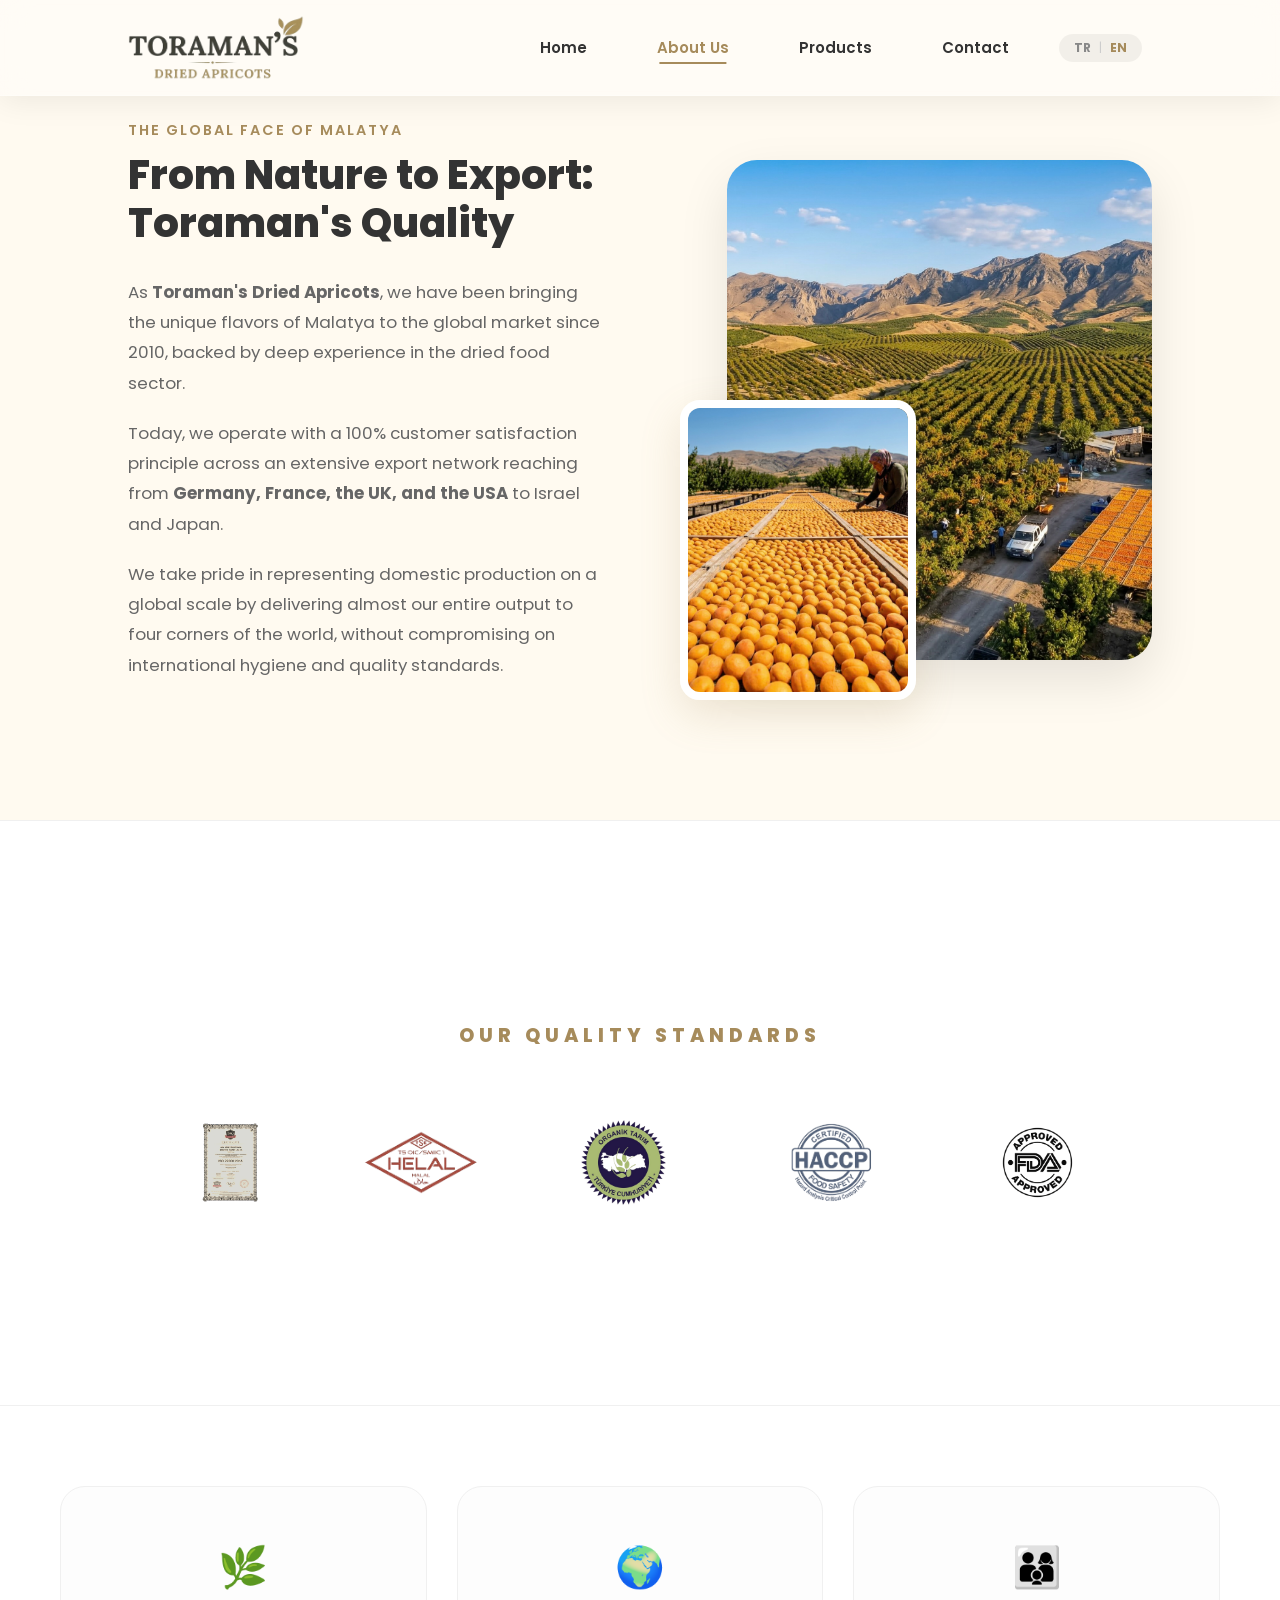
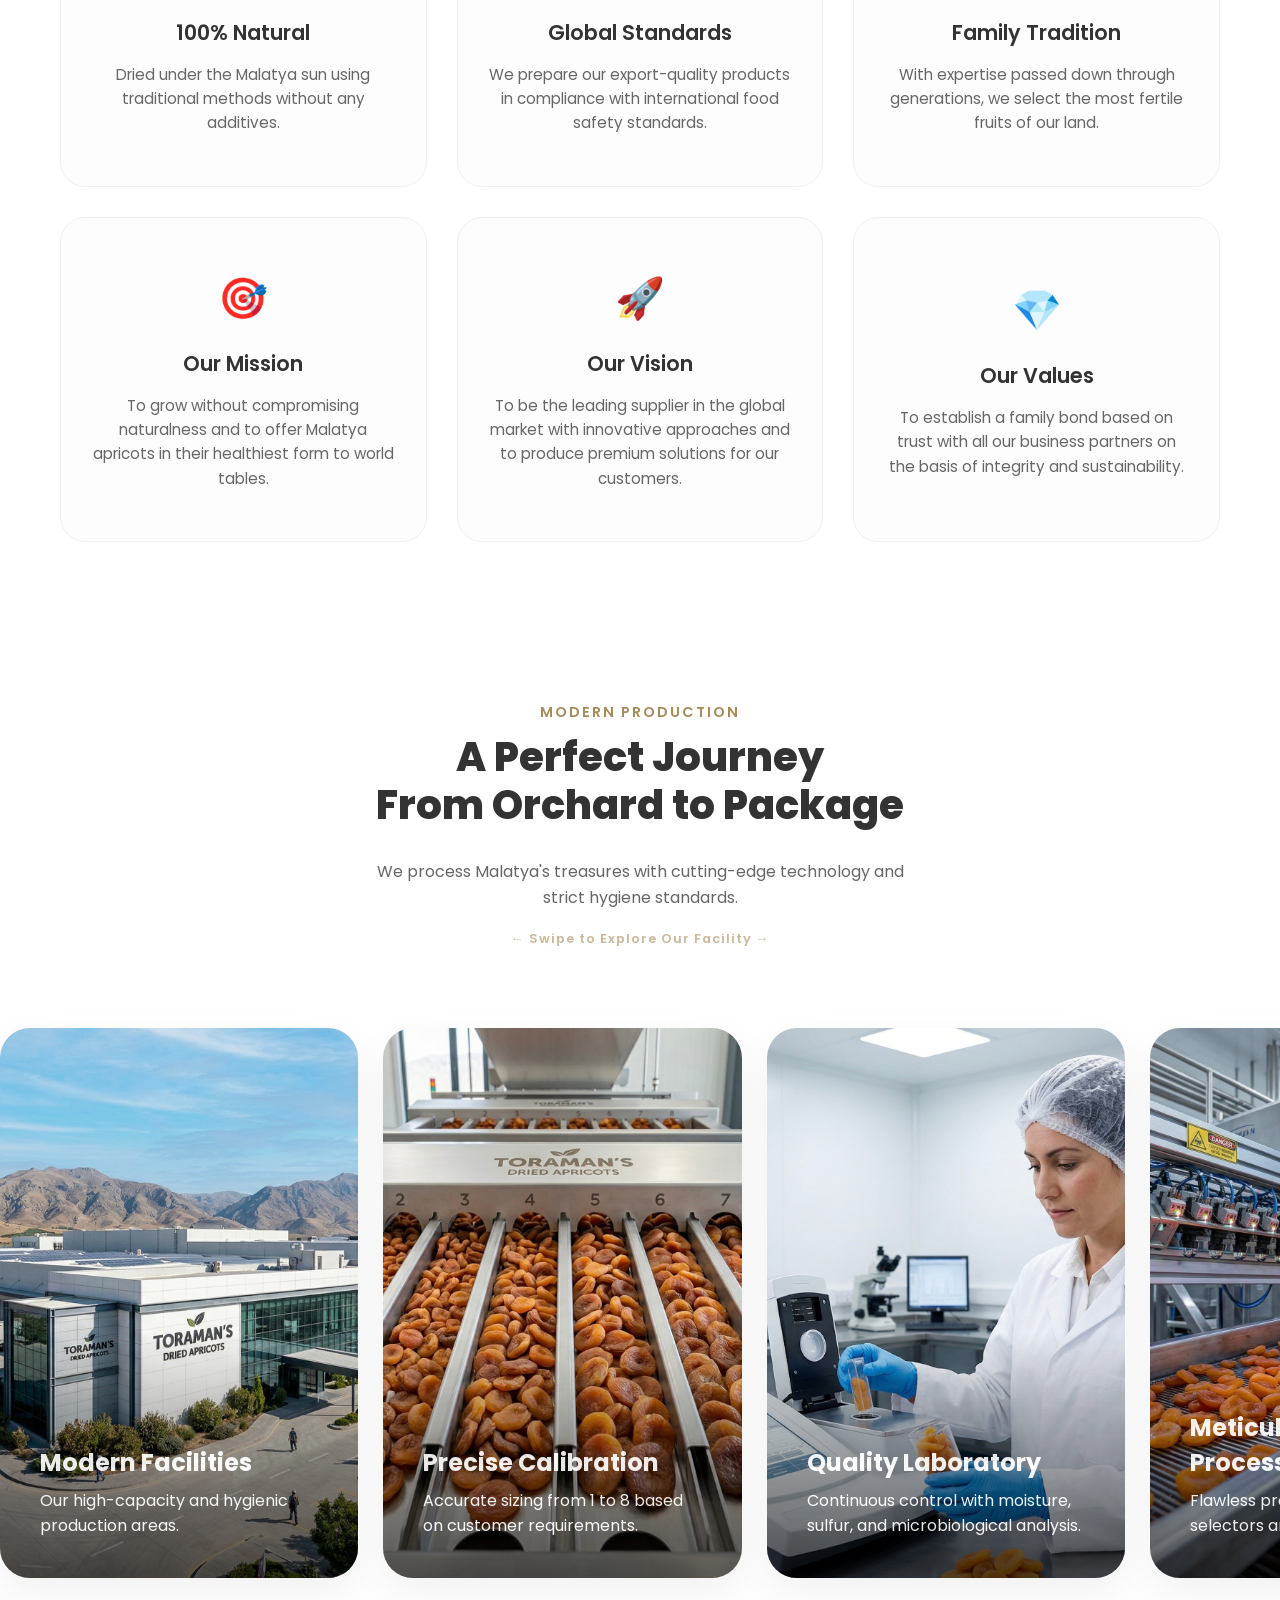
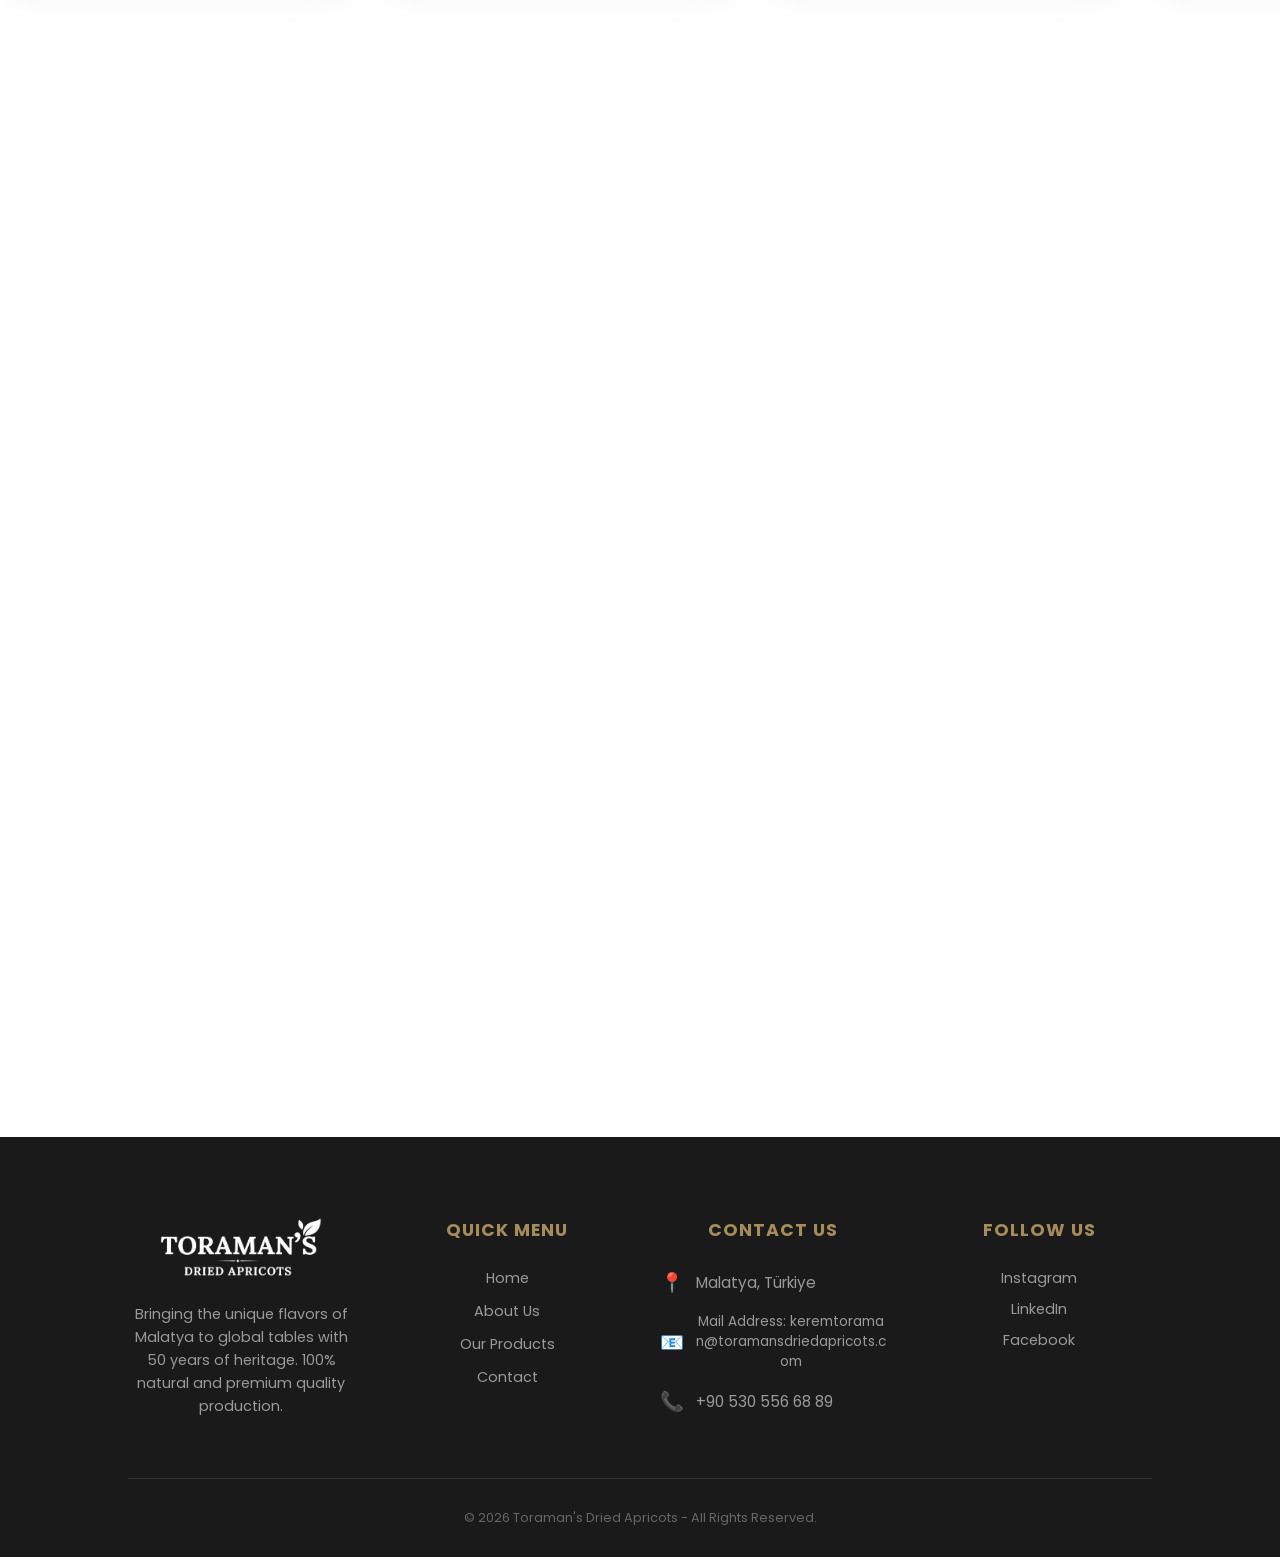
<file: about-en.html>
<!DOCTYPE html>
<html lang="en">
<head>
    <meta charset="UTF-8">
    <meta name="viewport" content="width=device-width, initial-scale=1.0">
    <title>About Us | Toraman's Dried Apricots</title>
    <link href="https://fonts.googleapis.com/css2?family=Poppins:wght@300;400;600;700&display=swap" rel="stylesheet">
    <link rel="stylesheet" href="style.css">
    <link rel="icon" type="image/png" href="Photos/favicon1.png">
</head>
<body>
     <nav class="navbar">
        <div class="logo">
            <a href="index-en.html">
                <img src="Photos/logo.png" alt="Toraman Logo" id="nav-logo">
            </a>
        </div>
    
        <div class="menu-toggle" id="mobile-menu">
            <span class="bar"></span>
            <span class="bar"></span>
            <span class="bar"></span>
        </div>
    
        <ul class="nav-links">
            <li><a href="index-en.html">Home</a></li>
            <li><a href="about-en.html" class="active">About Us</a></li>
            <li><a href="index-en.html#products">Products</a></li> 
            <li><a href="index-en.html#contact">Contact</a></li>
            <li class="lang-switcher">
                <a href="about.html" class="lang-btn">TR</a>
                <span class="lang-divider">|</span>
                <a href="about-en.html" class="lang-btn active">EN</a>
            </li>
        </ul>
    </nav>
    
    <section class="about-modern reveal">
        <div class="about-modern-content">
            <div class="about-modern-text">
                <span class="sub-title">The Global Face of Malatya</span>
                <h2 class="modern-title">From Nature to Export: <br> Toraman's Quality</h2>
                
                <p>As <strong>Toraman's Dried Apricots</strong>, we have been bringing the unique flavors of Malatya to the global market since 2010, backed by deep experience in the dried food sector.</p>
                
                <p>Today, we operate with a 100% customer satisfaction principle across an extensive export network reaching from <strong>Germany, France, the UK, and the USA</strong> to Israel and Japan.</p>
                
                <p>We take pride in representing domestic production on a global scale by delivering almost our entire output to four corners of the world, without compromising on international hygiene and quality standards.</p>
            </div>
    
            <div class="about-modern-visuals">
                <div class="main-image-wrapper">
                    <img src="Photos/hero1.jpg" alt="Toraman Apricot Orchard" class="main-image">
                </div>
                <div class="overlay-image-wrapper">
                    <img src="Photos/kurutma1.jpg" alt="Natural Drying Process" class="overlay-image">
                </div>
            </div>
        </div>
    </section>

    <section class="trust-stats reveal">
            <div class="cert-logos reveal delay-1">
            <div class="cert-container">
                <span class="cert-title">OUR QUALITY STANDARDS</span>
                <div class="cert-scroll">
                    <img src="Photos/iso-logo.png" alt="ISO 22000" class="cert-img">
                    <img src="Photos/helal-logo.png" alt="Halal Certificate" class="cert-img">
                    <img src="Photos/organik-logo.png" alt="Organic Farming" class="cert-img">
                    <img src="Photos/haccp-logo.png" alt="HACCP" class="cert-img">
                    <img src="Photos/fda-logo.png" alt="FDA Approved" class="cert-img">
                </div>
            </div>
        </div>
    </section>

    <section class="corporate-section">
        <div class="features-grid">
            <div class="feature-card reveal">
                <div class="feature-icon">🌿</div>
                <h3>100% Natural</h3>
                <p>Dried under the Malatya sun using traditional methods without any additives.</p>
            </div>
    
            <div class="feature-card reveal delay-1">
                <div class="feature-icon">🌍</div>
                <h3>Global Standards</h3>
                <p>We prepare our export-quality products in compliance with international food safety standards.</p>
            </div>
    
            <div class="feature-card reveal delay-2">
                <div class="feature-icon">👨‍👩‍👦</div>
                <h3>Family Tradition</h3>
                <p>With expertise passed down through generations, we select the most fertile fruits of our land.</p>
            </div>
    
            <div class="feature-card reveal">
                <div class="feature-icon">🎯</div>
                <h3>Our Mission</h3>
                <p>To grow without compromising naturalness and to offer Malatya apricots in their healthiest form to world tables.</p>
            </div>
    
            <div class="feature-card reveal delay-1">
                <div class="feature-icon">🚀</div>
                <h3>Our Vision</h3>
                <p>To be the leading supplier in the global market with innovative approaches and to produce premium solutions for our customers.</p>
            </div>
    
            <div class="feature-card reveal delay-2">
                <div class="feature-icon">💎</div>
                <h3>Our Values</h3>
                <p>To establish a family bond based on trust with all our business partners on the basis of integrity and sustainability.</p>
            </div>
        </div>
</section>

    <section class="facility-section reveal">
    <div class="section-header">
        <span class="sub-title">Modern Production</span>
        <h2 class="modern-title">A Perfect Journey <br> From Orchard to Package</h2>
        <p class="section-desc">We process Malatya's treasures with cutting-edge technology and strict hygiene standards.</p>
        <p class="scroll-hint">← Swipe to Explore Our Facility →</p>
    </div>

    <div class="facility-scroll-wrapper">
        <div class="facility-scroll-content">
            
            <div class="facility-card">
                <div class="facility-image">
                    <img src="Photos/fabrika1.jpg" alt="Toraman Factory Interior">
                    <div class="facility-overlay">
                        <h3>Modern Facilities</h3>
                        <p>Our high-capacity and hygienic production areas.</p>
                    </div>
                </div>
            </div>

            <div class="facility-card">
                <div class="facility-image">
                    <img src="Photos/boyutlandirma.jpg" alt="Apricot Calibration Unit">
                    <div class="facility-overlay">
                        <h3>Precise Calibration</h3>
                        <p>Accurate sizing from 1 to 8 based on customer requirements.</p>
                    </div>
                </div>
            </div>

            <div class="facility-card">
                <div class="facility-image">
                    <img src="Photos/laboratuvar.jpg" alt="Toraman Quality Laboratory">
                    <div class="facility-overlay">
                        <h3>Quality Laboratory</h3>
                        <p>Continuous control with moisture, sulfur, and microbiological analysis.</p>
                    </div>
                </div>
            </div>

            <div class="facility-card">
                <div class="facility-image">
                    <img src="Photos/isleme.jpg" alt="Apricot Processing Line">
                    <div class="facility-overlay">
                        <h3>Meticulous Processing</h3>
                        <p>Flawless production with laser selectors and optical sorters.</p>
                    </div>
                </div>
            </div>

            <div class="facility-card">
                <div class="facility-image">
                    <img src="Photos/paketleme.jpg" alt="Packaging Unit">
                    <div class="facility-overlay">
                        <h3>Secure Packaging</h3>
                        <p>Automated packaging according to international food safety standards.</p>
                    </div>
                </div>
            </div>

            <div class="facility-card">
                <div class="facility-image">
                    <img src="Photos/sevkiyat.jpg" alt="Toraman Shipment Warehouse">
                    <div class="facility-overlay">
                        <h3>Global Logistics</h3>
                        <p>Controlled-temperature storage and rapid shipping worldwide.</p>
                    </div>
                </div>
            </div>

        </div>
    </div>
</section>

<section class="modern-scroll-gallery">
    <div class="gallery-intro reveal">
        <span class="sub-title">Stories From Our Orchard</span>
        <h2 class="modern-title">A Journey From the <br> Heart of Nature to Your Table</h2>
        <p class="scroll-hint">← Swipe to Explore →</p>
    </div>

    <div class="scroll-container-wrapper reveal delay-1">
        <div class="scroll-content">
            
            <div class="scroll-item">
                <img src="Photos/bahce1.jpg" alt="Toraman Apricot Orchard">
                <div class="item-overlay">
                    <h3>The Sun of Malatya</h3>
                    <p>We grow in the most fertile lands using natural methods.</p>
                </div>
            </div>

            <div class="scroll-item">
                <img src="Photos/hasat.jpg" alt="Apricot Harvest">
                <div class="item-overlay">
                    <h3>Careful Harvest</h3>
                    <p>We hand-pick each apricot from the branch with great care.</p>
                </div>
            </div>

            <div class="scroll-item">
                <img src="Photos/kurutma.jpg" alt="Natural Drying">
                <div class="item-overlay">
                    <h3>Traditional Drying</h3>
                    <p>We dry them under the sun without any additives.</p>
                </div>
            </div>

            <div class="scroll-item">
                <img src="Photos/premium.jpg" alt="Premium Apricots">
                <div class="item-overlay">
                    <h3>Premium Quality</h3>
                    <p>We select only the best and prepare them to export standards.</p>
                </div>
            </div>

             <div class="scroll-item">
                <img src="Photos/family.jpg" alt="Toraman Family">
                <div class="item-overlay">
                    <h3>Three Generations of Expertise</h3>
                    <p>We keep our family tradition alive since 1970.</p>
                </div>
            </div>

        </div>
    </div>
</section>

<footer class="footer">
    <div class="footer-container">
        <div class="footer-col">
            <img src="Photos/logo.png" alt="Toraman Logo" class="footer-logo">
            <p class="footer-about">
                Bringing the unique flavors of Malatya to global tables with 50 years of heritage. 100% natural and premium quality production.
            </p>
        </div>

        <div class="footer-col">
            <h4>Quick Menu</h4>
            <ul>
                <li><a href="index-en.html#home">Home</a></li>
                <li><a href="about-en.html">About Us</a></li>
                <li><a href="index-en.html#products">Our Products</a></li>
                <li><a href="index-en.html#contact">Contact</a></li>
            </ul>
        </div>

        <div class="footer-col">
            <h4>CONTACT US</h4>
            <div class="footer-contact-list">
                <div class="contact-item">
                    <span class="icon">📍</span>
                    <p>Malatya, Türkiye</p>
                </div>
                <div class="contact-item">
                    <span class="icon">📧</span>
                    <p class="long-email">Mail Address: keremtoraman@toramansdriedapricots.com</p>
                </div>
                <div class="contact-item">
                    <span class="icon">📞</span>
                    <p>+90 530 556 68 89</p>
                </div>
            </div>
        </div>

        <div class="footer-col">
            <h4>Follow Us</h4>
            <div class="social-icons">
                <a href="https://www.instagram.com/the_toraman/" class="social-link">Instagram</a>
                <a href="https://www.linkedin.com/in/kerem-toraman-1b116227b/" class="social-link">LinkedIn</a>
                <a href="#" class="social-link">Facebook</a>
            </div>
        </div>
    </div>
    <div class="footer-bottom">
        <p>© 2026 Toraman's Dried Apricots - All Rights Reserved.</p>
    </div>
</footer>

    <script src="script.js"></script>
</body>
</html>
</file>
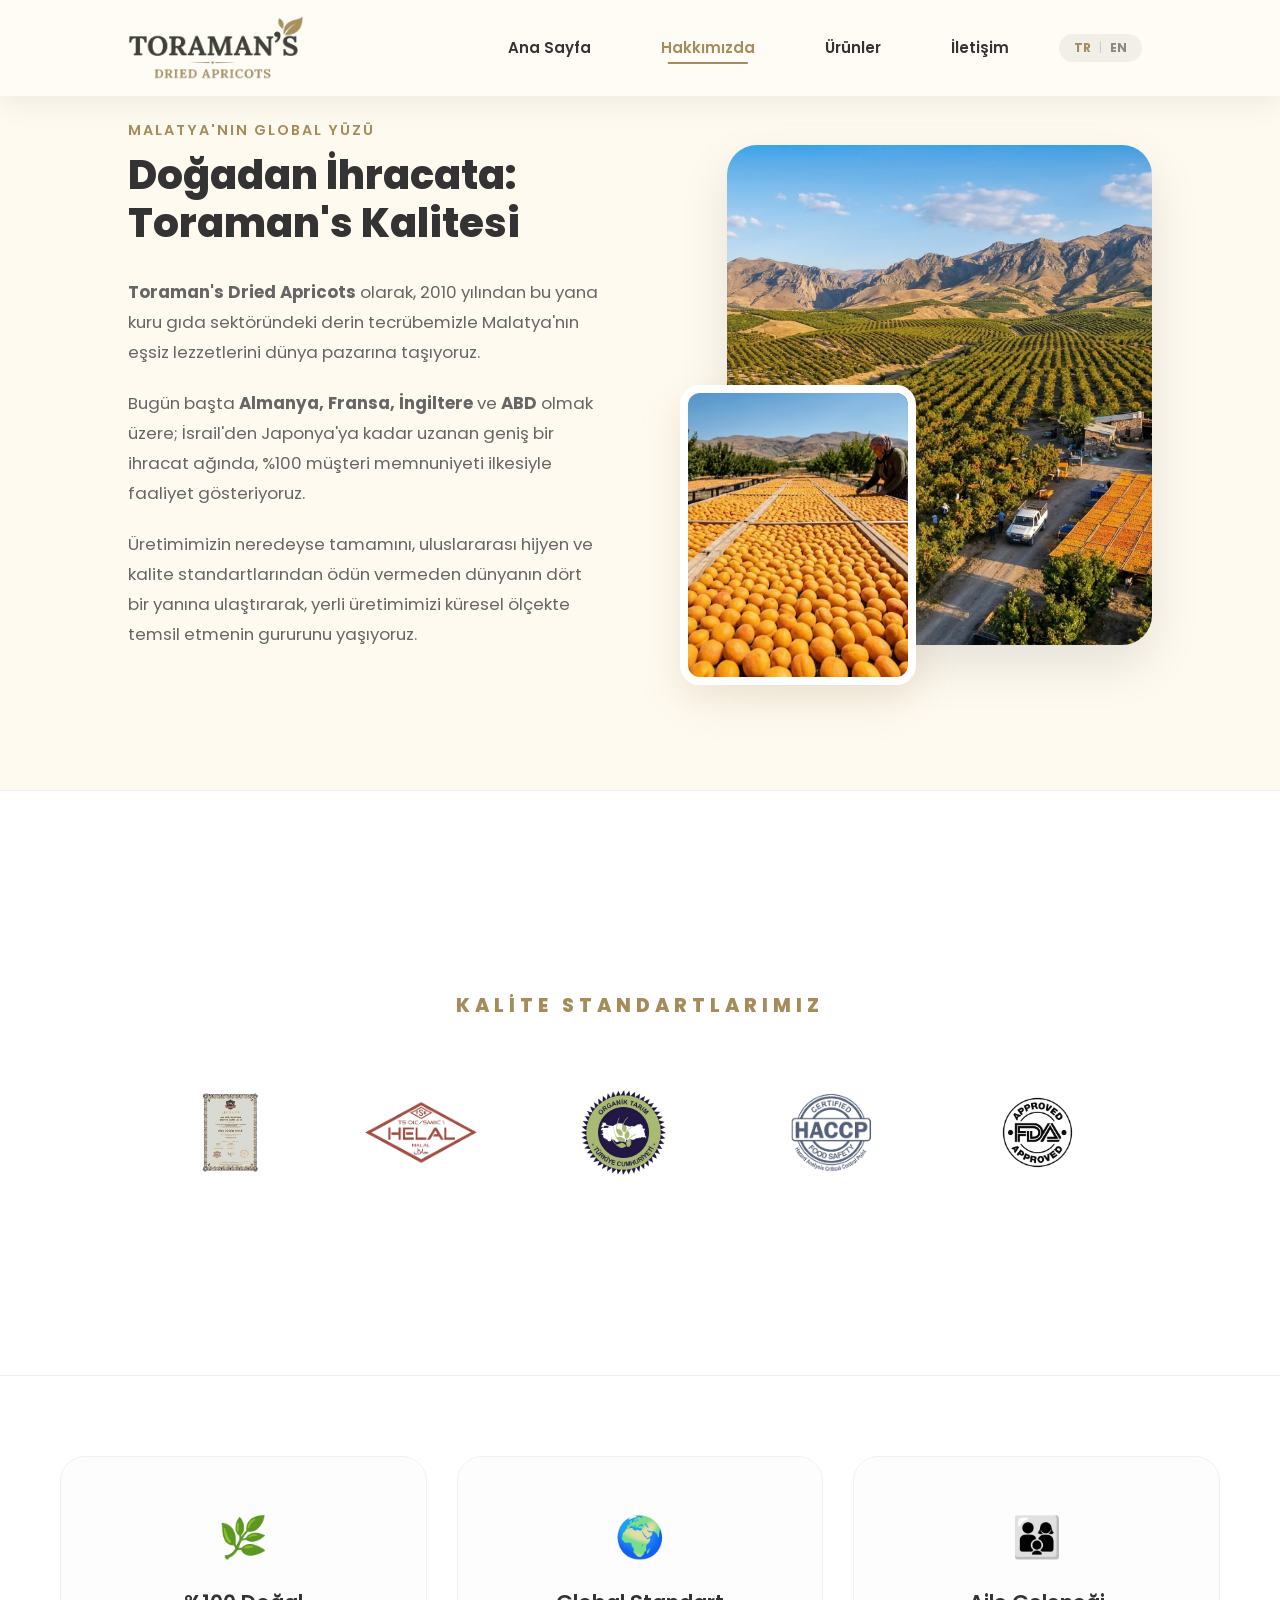
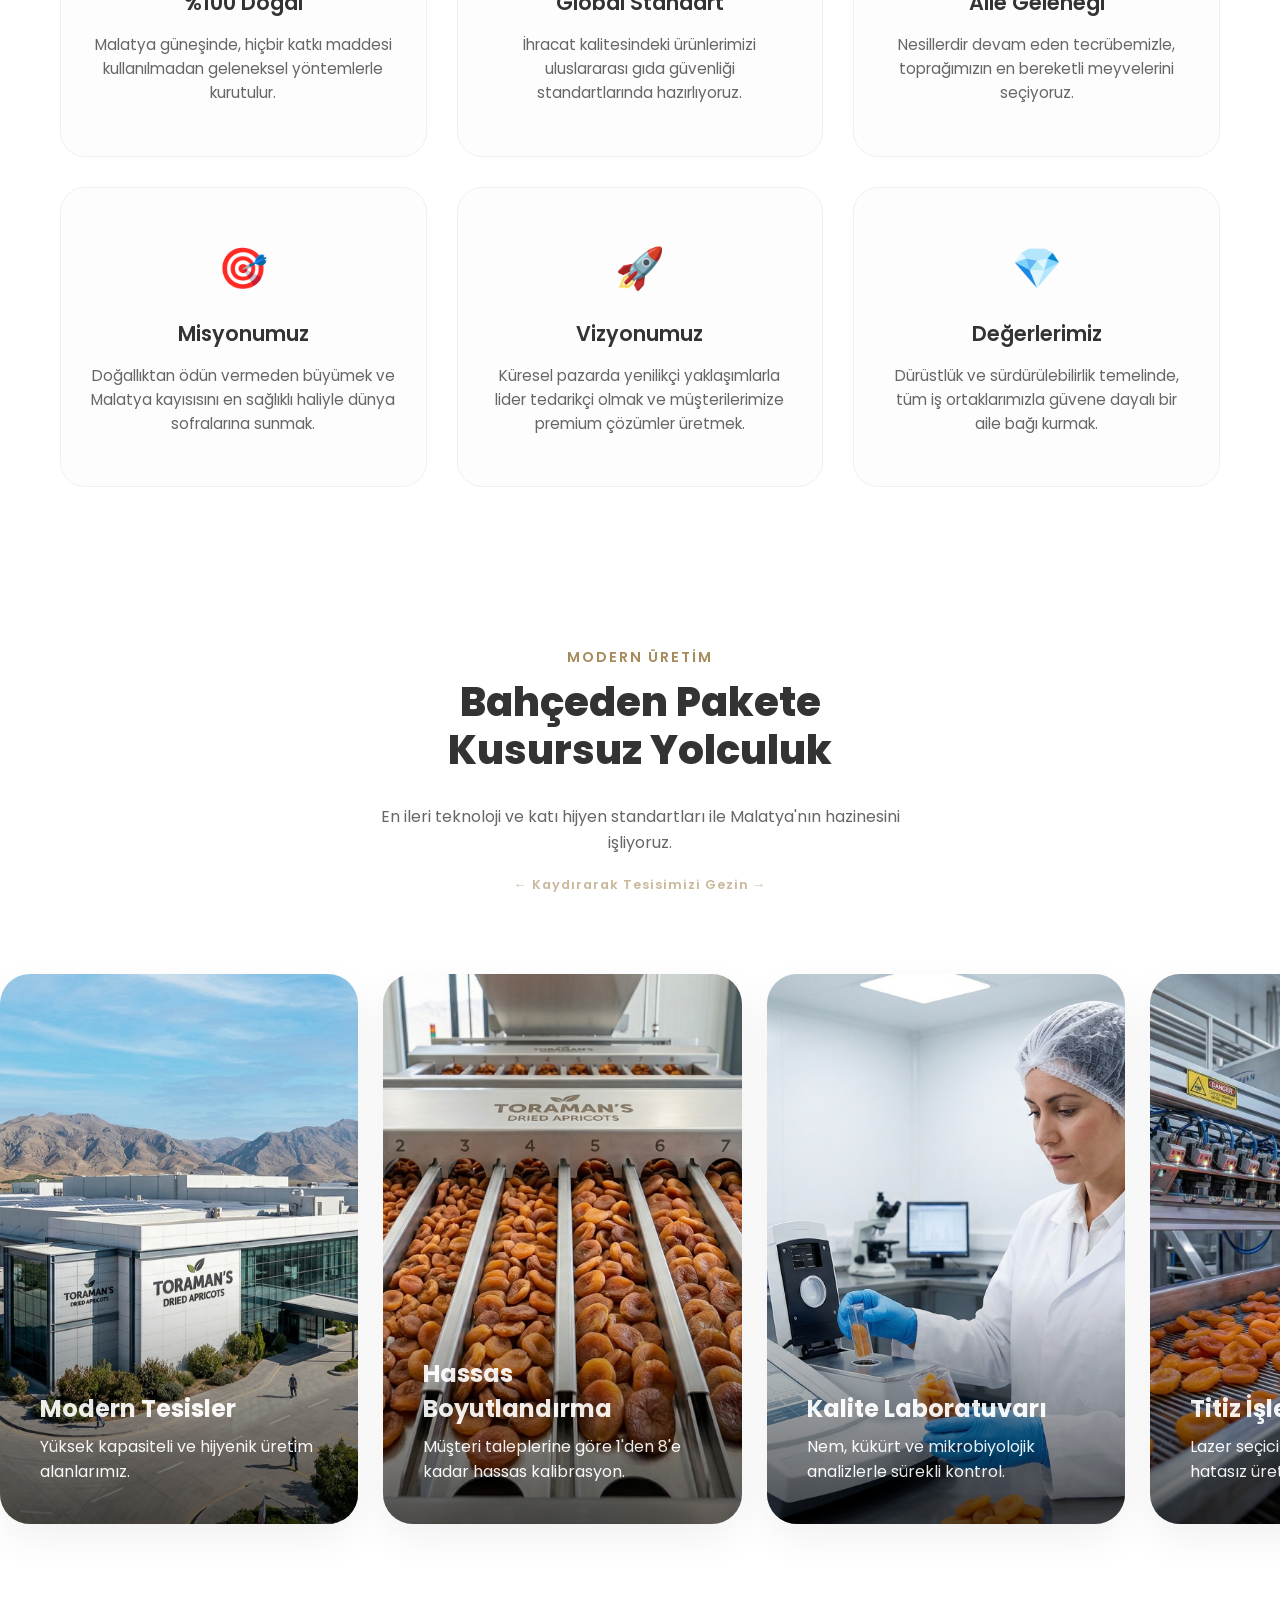
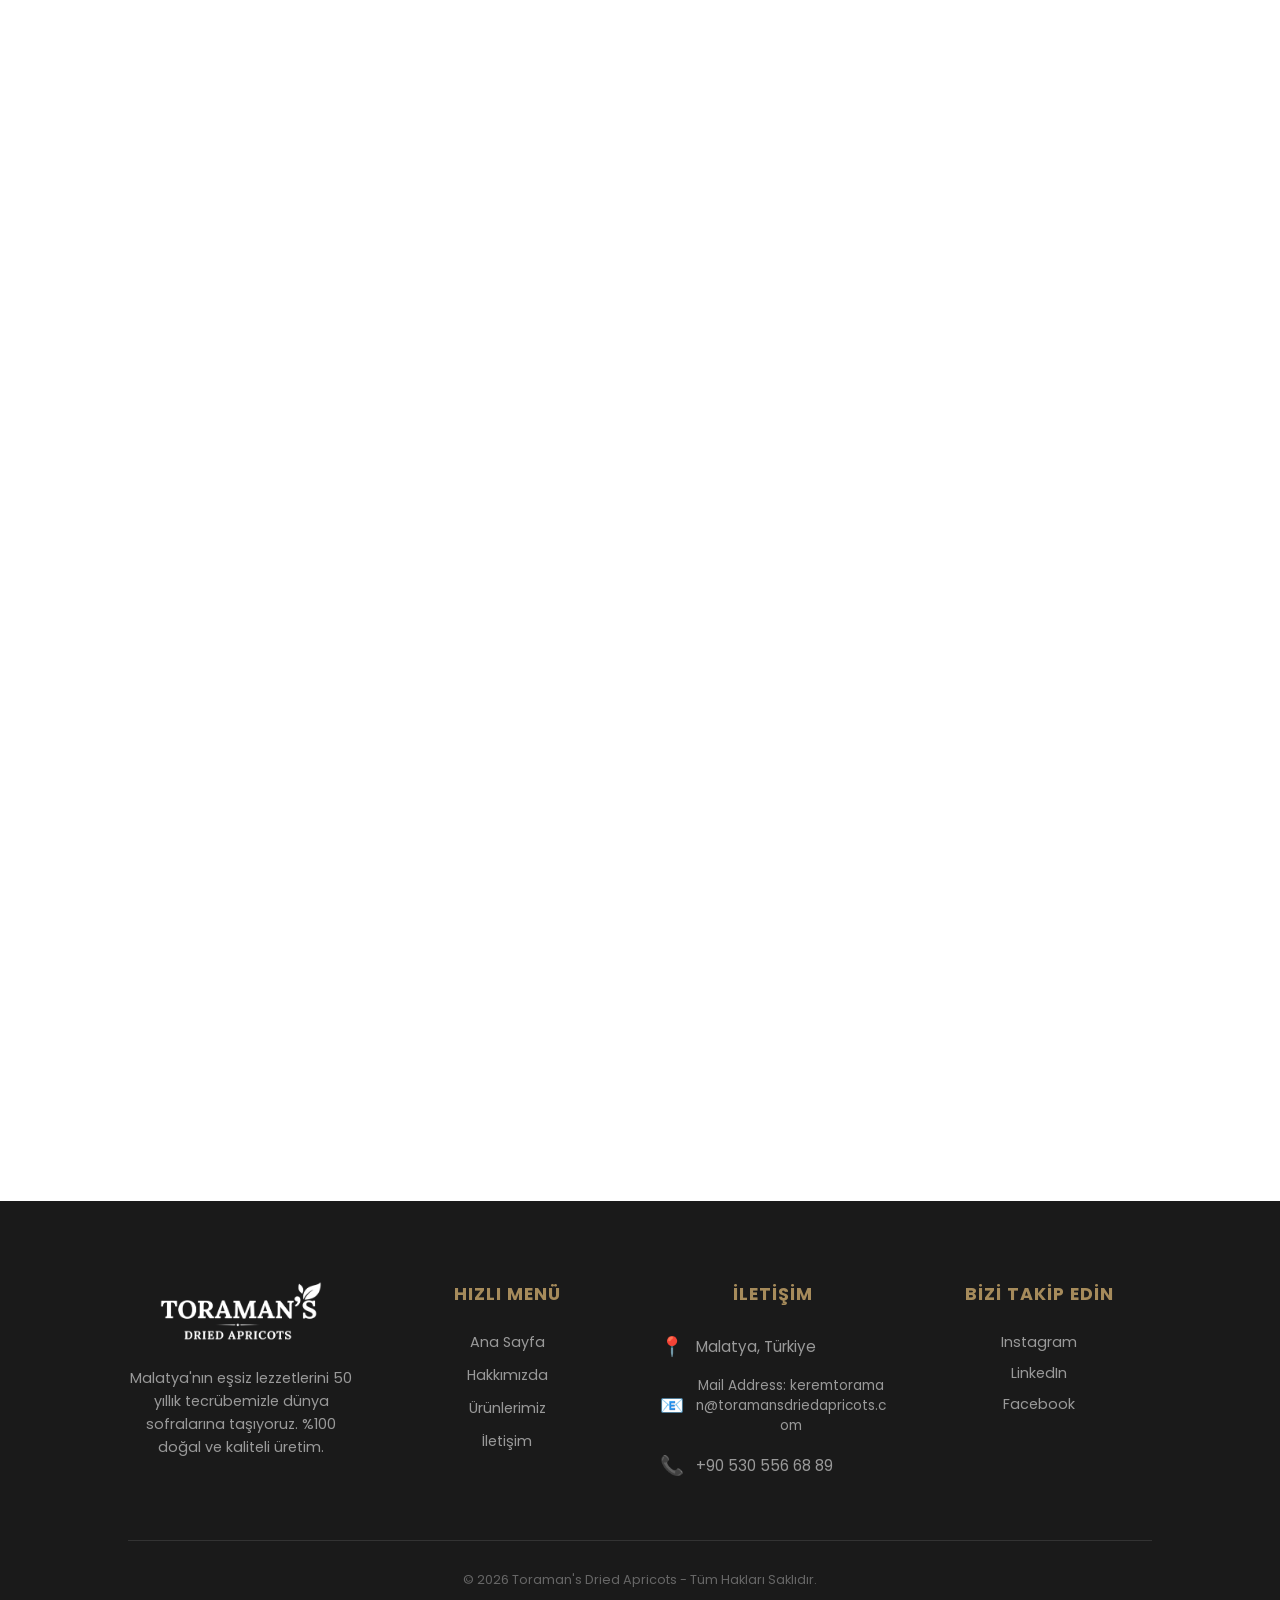
<file: about.html>
<!DOCTYPE html>
<html lang="tr">
<head>
    <meta charset="UTF-8">
    <meta name="viewport" content="width=device-width, initial-scale=1.0">
    <title>Hakkımızda | Toraman's Dried Apricots</title>
    <link href="https://fonts.googleapis.com/css2?family=Poppins:wght@300;400;600;700&display=swap" rel="stylesheet">
    <link rel="stylesheet" href="style.css">
    <link rel="icon" type="image/png" href="Photos/favicon1.png">
</head>
<body>
     <nav class="navbar">
        <div class="logo">
            <a href="index.html">
                <img src="Photos/logo.png" alt="Toraman Logo" id="nav-logo">
            </a>
        </div>
    
        <div class="menu-toggle" id="mobile-menu">
            <span class="bar"></span>
            <span class="bar"></span>
            <span class="bar"></span>
        </div>
    
        <ul class="nav-links">
            <li><a href="index.html">Ana Sayfa</a></li>
            <li><a href="about.html" class="active">Hakkımızda</a></li>
            <li><a href="index.html#products">Ürünler</a></li>
            <li><a href="index.html#contact">İletişim</a></li>
            <li class="lang-switcher">
                <a href="#" class="lang-btn active">TR</a>
                <span class="lang-divider">|</span>
                <a href="#" class="lang-btn">EN</a>
            </li>
        </ul>
    </nav>

    <section class="about-modern reveal">
        <div class="about-modern-content">
            <div class="about-modern-text">
                <span class="sub-title">Malatya'nın Global Yüzü</span>
                <h2 class="modern-title">Doğadan İhracata: <br> Toraman's Kalitesi</h2>
                
                <p><strong>Toraman's Dried Apricots</strong> olarak, 2010 yılından bu yana kuru gıda sektöründeki derin tecrübemizle Malatya'nın eşsiz lezzetlerini dünya pazarına taşıyoruz.</p>
                
                <p>Bugün başta <strong>Almanya, Fransa, İngiltere</strong> ve <strong>ABD</strong> olmak üzere; İsrail'den Japonya'ya kadar uzanan geniş bir ihracat ağında, %100 müşteri memnuniyeti ilkesiyle faaliyet gösteriyoruz.</p>
                
                <p>Üretimimizin neredeyse tamamını, uluslararası hijyen ve kalite standartlarından ödün vermeden dünyanın dört bir yanına ulaştırarak, yerli üretimimizi küresel ölçekte temsil etmenin gururunu yaşıyoruz.</p>
            </div>
    
            <div class="about-modern-visuals">
                <div class="main-image-wrapper">
                    <img src="Photos/hero1.jpg" alt="Toraman Kayısı Bahçesi" class="main-image">
                </div>
                <div class="overlay-image-wrapper">
                    <img src="Photos/kurutma1.jpg" alt="Doğal Kurutma İşlemi" class="overlay-image">
                </div>
            </div>
        </div>
    </section>

    <section class="trust-stats reveal">
            <div class="cert-logos reveal delay-1">
            <div class="cert-container">
                <span class="cert-title">KALİTE STANDARTLARIMIZ</span>
                <div class="cert-scroll">
                    <img src="Photos/iso-logo.png" alt="ISO 22000" class="cert-img">
                    <img src="Photos/helal-logo.png" alt="Helal Sertifikası" class="cert-img">
                    <img src="Photos/organik-logo.png" alt="Organik Tarım" class="cert-img">
                    <img src="Photos/haccp-logo.png" alt="HACCP" class="cert-img">
                    <img src="Photos/fda-logo.png" alt="FDA Approved" class="cert-img">
                </div>
            </div>
        </div>
    </section>

    <section class="corporate-section">
        <div class="features-grid">
            <div class="feature-card reveal">
                <div class="feature-icon">🌿</div>
                <h3>%100 Doğal</h3>
                <p>Malatya güneşinde, hiçbir katkı maddesi kullanılmadan geleneksel yöntemlerle kurutulur.</p>
            </div>
    
            <div class="feature-card reveal delay-1">
                <div class="feature-icon">🌍</div>
                <h3>Global Standart</h3>
                <p>İhracat kalitesindeki ürünlerimizi uluslararası gıda güvenliği standartlarında hazırlıyoruz.</p>
            </div>
    
            <div class="feature-card reveal delay-2">
                <div class="feature-icon">👨‍👩‍👦</div>
                <h3>Aile Geleneği</h3>
                <p>Nesillerdir devam eden tecrübemizle, toprağımızın en bereketli meyvelerini seçiyoruz.</p>
            </div>
    
            <div class="feature-card reveal">
                <div class="feature-icon">🎯</div>
                <h3>Misyonumuz</h3>
                <p>Doğallıktan ödün vermeden büyümek ve Malatya kayısısını en sağlıklı haliyle dünya sofralarına sunmak.</p>
            </div>
    
            <div class="feature-card reveal delay-1">
                <div class="feature-icon">🚀</div>
                <h3>Vizyonumuz</h3>
                <p>Küresel pazarda yenilikçi yaklaşımlarla lider tedarikçi olmak ve müşterilerimize premium çözümler üretmek.</p>
            </div>
    
            <div class="feature-card reveal delay-2">
                <div class="feature-icon">💎</div>
                <h3>Değerlerimiz</h3>
                <p>Dürüstlük ve sürdürülebilirlik temelinde, tüm iş ortaklarımızla güvene dayalı bir aile bağı kurmak.</p>
            </div>
        </div>
</section>

<section class="facility-section reveal">
    <div class="section-header">
        <span class="sub-title">Modern Üretim</span>
        <h2 class="modern-title">Bahçeden Pakete <br> Kusursuz Yolculuk</h2>
        <p class="section-desc">En ileri teknoloji ve katı hijyen standartları ile Malatya'nın hazinesini işliyoruz.</p>
        <p class="scroll-hint">← Kaydırarak Tesisimizi Gezin →</p>
    </div>

    <div class="facility-scroll-wrapper">
        <div class="facility-scroll-content">
            
            <div class="facility-card">
                <div class="facility-image">
                    <img src="Photos/fabrika1.jpg" alt="Toraman Fabrika İç Görünüm">
                    <div class="facility-overlay">
                        <h3>Modern Tesisler</h3>
                        <p>Yüksek kapasiteli ve hijyenik üretim alanlarımız.</p>
                    </div>
                </div>
            </div>

            <div class="facility-card">
                <div class="facility-image">
                    <img src="Photos/boyutlandirma.jpg" alt="Kayısı Boyutlandırma Ünitesi">
                    <div class="facility-overlay">
                        <h3>Hassas Boyutlandırma</h3>
                        <p>Müşteri taleplerine göre 1'den 8'e kadar hassas kalibrasyon.</p>
                    </div>
                </div>
            </div>

            <div class="facility-card">
                <div class="facility-image">
                    <img src="Photos/laboratuvar.jpg" alt="Toraman Kalite Laboratuvarı">
                    <div class="facility-overlay">
                        <h3>Kalite Laboratuvarı</h3>
                        <p>Nem, kükürt ve mikrobiyolojik analizlerle sürekli kontrol.</p>
                    </div>
                </div>
            </div>

            <div class="facility-card">
                <div class="facility-image">
                    <img src="Photos/isleme.jpg" alt="Kayısı İşleme Hattı">
                    <div class="facility-overlay">
                        <h3>Titiz İşleme</h3>
                        <p>Lazer seçici ve optik ayırıcılar ile hatasız üretim.</p>
                    </div>
                </div>
            </div>

            <div class="facility-card">
                <div class="facility-image">
                    <img src="Photos/paketleme.jpg" alt="Paketleme Ünitesi">
                    <div class="facility-overlay">
                        <h3>Güvenli Paketleme</h3>
                        <p>Uluslararası standartlarda el değmeden paketleme.</p>
                    </div>
                </div>
            </div>

            <div class="facility-card">
                <div class="facility-image">
                    <img src="Photos/sevkiyat.jpg" alt="Toraman Sevkiyat Deposu">
                    <div class="facility-overlay">
                        <h3>Global Lojistik</h3>
                        <p>Uygun sıcaklıkta depolama ve tüm dünyaya hızlı sevkiyat.</p>
                    </div>
                </div>
            </div>

        </div>
    </div>
</section>

<section class="facility-stats reveal">
    <div class="stats-mini-container">
        <div class="mini-stat">
            <strong>5.000 m²</strong>
            <span>Kapalı Alan</span>
        </div>
        <div class="mini-stat">
            <strong>20 Ton</strong>
            <span>Günlük İşleme</span>
        </div>
        <div class="mini-stat">
            <strong>-18°C</strong>
            <span>Soğuk Hava Deposu</span>
        </div>
    </div>
</section>
    
<section class="modern-scroll-gallery">
    <div class="gallery-intro reveal">
        <span class="sub-title">Bahçemizden Hikayeler</span>
        <h2 class="modern-title">Doğanın Kalbinden <br> Sofranıza Yolculuk</h2>
        <p class="scroll-hint">← Kaydırarak Keşfedin →</p>
    </div>

    <div class="scroll-container-wrapper reveal delay-1">
        <div class="scroll-content">
            
            <div class="scroll-item">
                <img src="Photos/bahce1.jpg" alt="Toraman Kayısı Bahçesi">
                <div class="item-overlay">
                    <h3>Malatya'nın Güneşi</h3>
                    <p>En verimli topraklarda, doğal yöntemlerle yetiştiriyoruz.</p>
                </div>
            </div>

            <div class="scroll-item">
                <img src="Photos/hasat.jpg" alt="Kayısı Hasadı">
                <div class="item-overlay">
                    <h3>Özenli Hasat</h3>
                    <p>Her bir kayısıyı dalından el emeğiyle topluyoruz.</p>
                </div>
            </div>

            <div class="scroll-item">
                <img src="Photos/kurutma.jpg" alt="Doğal Kurutma">
                <div class="item-overlay">
                    <h3>Geleneksel Kurutma</h3>
                    <p>Güneşin altında, hiçbir katkı maddesi olmadan kurutuyoruz.</p>
                </div>
            </div>

            <div class="scroll-item">
                <img src="Photos/premium.jpg" alt="Premium Kayısılar">
                <div class="item-overlay">
                    <h3>Premium Kalite</h3>
                    <p>Sadece en iyilerini seçip, ihracat standartlarında hazırlıyoruz.</p>
                </div>
            </div>

             <div class="scroll-item">
                <img src="Photos/family.jpg" alt="Toraman Ailesi">
                <div class="item-overlay">
                    <h3>Üç Nesillik Tecrübe</h3>
                    <p>1970'ten beri gelen aile geleneğimizi yaşatıyoruz.</p>
                </div>
            </div>

        </div>
    </div>
</section>

<footer class="footer">
    <div class="footer-container">
        <div class="footer-col">
            <img src="Photos/logo.png" alt="Toraman Logo" class="footer-logo">
            <p class="footer-about">
                Malatya'nın eşsiz lezzetlerini 50 yıllık tecrübemizle dünya sofralarına taşıyoruz. %100 doğal ve kaliteli üretim.
            </p>
        </div>

        <div class="footer-col">
            <h4>Hızlı Menü</h4>
            <ul>
                <li><a href="#home">Ana Sayfa</a></li>
                <li><a href="about.html">Hakkımızda</a></li>
                <li><a href="#products">Ürünlerimiz</a></li>
                <li><a href="#contact">İletişim</a></li>
            </ul>
        </div>

        <div class="footer-col">
            <h4>İletişim</h4>
            <div class="footer-contact-list">
                <div class="contact-item">
                    <span class="icon">📍</span>
                    <p>Malatya, Türkiye</p>
                </div>
                <div class="contact-item">
                    <span class="icon">📧</span>
                    <p class="long-email">Mail Address: keremtoraman@toramansdriedapricots.com</p>
                </div>
                <div class="contact-item">
                    <span class="icon">📞</span>
                    <p>+90 530 556 68 89</p>
                </div>
            </div>
        </div>

        <div class="footer-col">
            <h4>Bizi Takip Edin</h4>
            <div class="social-icons">
                <a href="https://www.instagram.com/the_toraman/" class="social-link">Instagram</a>
                <a href="https://www.linkedin.com/in/kerem-toraman-1b116227b/" class="social-link">LinkedIn</a>
                <a href="#" class="social-link">Facebook</a>
            </div>
        </div>
    </div>
    <div class="footer-bottom">
        <p>© 2026 Toraman's Dried Apricots - Tüm Hakları Saklıdır.</p>
    </div>
</footer>

    <script src="script.js"></script>
</body>
</html>
</file>
<file: style.css>
* {
    margin: 0;
    padding: 0;
    box-sizing: border-box;
    font-family: 'Poppins', 'Segoe UI', Tahoma, sans-serif;
    scroll-behavior: smooth;
}

/* --- ANİMASYON TANIMLARI --- */
@keyframes fadeInUp {
    from {
        opacity: 0;
        transform: translateY(30px);
    }
    to {
        opacity: 1;
        transform: translateY(0);
    }
}

/* --- GENEL AYARLAR --- */
.navbar {
    display: flex;
    justify-content: space-between;
    align-items: center; /* Dikeyde tam ortalama */
    padding: 15px 10% !important;
    background: rgba(255, 255, 255, 0.4) !important; /* %40 opaklık: Arkadaki bahçe görseli çok daha net sızacak */
    backdrop-filter: blur(15px); /* Bulanıklık seviyesi Apple tarzı derinlik verir */
    -webkit-backdrop-filter: blur(15px);
    box-shadow: 0 4px 30px rgba(0, 0, 0, 0.05);
    position: fixed;
    width: 100%;
    top: 0;
    z-index: 1000;
    min-height: 80px;
    border-bottom: 1px solid rgba(255, 255, 255, 0.2);
    box-shadow: 0 4px 30px rgba(0, 0, 0, 0.08); /* 0.05'ten 0.08'e çıkardık */
}

.logo {
    font-size: 20px;
    font-weight: bold;
    color: #e67e22;
}

.logo span { color: #2ecc71; margin-left: 5px; }

.nav-links { 
    list-style: none; 
    display: flex; 
    align-items: center; 
    gap: 10px; /* Butonlar arası nefes payı */
}

.nav-links li {
    position: relative; /* Çizginin taşmaması için bu şart */
    margin: 0 10px;
}

/* Navigasyon Linkleri Genel */
.nav-links a {
    text-decoration: none;
    color: #333;
    font-weight: 600;
    font-size: 15px;
    padding: 10px 20px;
    display: inline-block;
    position: relative;
    border-radius: 50px;
    background-color: transparent !important; /* Gri kutuyu zorla kaldırır */
    transition: all 0.4s cubic-bezier(0.165, 0.84, 0.44, 1);
}

/* Üzerine gelince sadece renk değişsin */
.nav-links a:hover, .nav-links a.active {
    color: #a68b5b !important;
    background-color: transparent !important;
}

/* Çizgiyi kelime boyuna hapseden akıllı ayar */
.nav-links a::after {
    content: '';
    position: absolute;
    bottom: 5px; 
    left: 50%;
    width: 0; /* Başlangıçta yok */
    height: 2px;
    background-color: #a68b5b;
    transform: translateX(-50%); /* Tam ortadan genişler */
    transition: width 0.3s ease;
}

/* Üzerine gelince veya aktif sayfadaysa sadece kelime kadar uzar */
.nav-links a:hover::after,
.nav-links a.active::after {
    width: 60%; /* Butonun %60'ı kadar (tam yazı boyu) */
}

/* Eğer 'active' olan butonun arkasında hala gri kutu varsa onu şeffaflaştırır: */
.nav-links a.active {
    background-color: transparent !important;
    color: #a68b5b;
}

#nav-logo {
    height: 65px !important; /* Bir tık küçülterek daha zarif durmasını sağladık */
    width: auto !important;
    display: block; /* Eğer logonun beyaz bir arka planı varsa, onu navbarla kaynaştırır: */
    mix-blend-mode: multiply; /* Beyaz arka planı yok sayıp logoyu alta geçirir */
    transition: transform 0.3s ease;
    filter: contrast(110%); /* Logonun renklerini biraz daha canlandırır */}

#nav-logo:hover {
    transform: scale(1.05) !important;
}

@media (max-width: 768px) {
    #nav-logo {
        height: 65px !important;
    }
    .navbar {
        min-height: 70px;
    }
}

/* --- NAVBAR GENEL (DEĞİŞTİR) --- */
.navbar {
    display: flex;
    justify-content: space-between;
    align-items: center;
    padding: 15px 10%;
    background: rgba(255, 255, 255, 0.8);
    backdrop-filter: blur(15px);
    position: fixed;
    width: 100%;
    top: 0;
    z-index: 1000;
    transition: 0.3s;
}

/* Hamburger Menü Butonu (Yeni Eklenecek) */
.menu-toggle {
    display: none; /* Masaüstünde görünmez */
    flex-direction: column;
    gap: 5px;
    cursor: pointer;
}

.bar {
    width: 25px;
    height: 3px;
    background-color: #a68b5b; /* Senin altın rengin */
    transition: 0.3s;
    border-radius: 2px;
}

/* --- MOBİL VE YATAY MOD İÇİN NAVBAR DÜZENLEME (Zarif Kutu Modu) --- */
@media (max-width: 1024px) {
    .navbar {
        padding: 10px 10% !important; /* Kenar boşluklarını logo hizasına getirdik */
        position: relative; /* Menünün hizalanması için gerekli */
        z-index: 1000;
    }

    /* 1. Menü Kutusunu Küçült ve Şıklaştır */
    .nav-links {
        display: none; /* Başlangıçta gizli */
        position: absolute;
        top: 100%; /* Navbar'ın hemen bittiği yerden başlar */
        right: 10%; /* Sağ kenardan 10% boşluk (Logo/İkon hizası) */
        width: 250px; /* Menünün sabit, kibar bir genişliği olsun */
        background: rgba(255, 255, 255, 0.95); /* Hafif şeffaf beyaz */
        backdrop-filter: blur(15px); /* Şık buzlu cam efekti */
        border-radius: 18px; /* Köşeleri yuvarla */
        box-shadow: 0 15px 40px rgba(0,0,0,0.12); /* Hafif gölge */
        border: 1px solid rgba(0,0,0,0.04); /* Çok hafif bir çerçeve */
        padding: 15px 0;
        flex-direction: column; /* Yazılar dikey dizilsin */
        z-index: 999;
        overflow: hidden; /* Taşmaları engelle */
    }

    /* Menü Aktif Olduğunda Göster (JavaScript tetikler) */
    .nav-links.active {
        display: flex !important;
        animation: slideDownFade 0.35s ease-out; /* Açılış animasyonu */
    }

    /* 2. Yazıları Şıklaştır (Apple Tarzı) */
    .nav-links li {
        margin: 0 !important; /* Liste elemanları arası varsayılan boşluğu kaldır */
        width: 100%;
        text-align: left; /* Yazıları sola yasla */
    }

    .nav-links a {
        font-family: -apple-system, BlinkMacSystemFont, "Segoe UI", Roboto, "Helvetica Neue", Arial, sans-serif; /* Modern yazı tipi */
        font-size: 16px !important; /* Okunabilir boyut */
        color: #1d1d1f !important; /* Koyu Apple grisi */
        font-weight: 500; /* Orta kalınlık */
        letter-spacing: -0.01em; /* Harf arası boşluğu daralt (Modern durur) */
        padding: 14px 25px !important; /* Tıklama alanını genişlet */
        display: block;
        width: 100%;
        transition: background 0.2s;
    }

    /* Linkin üzerine gelince (veya menü açıkken) hafif gri arka plan */
    .nav-links a:hover,
    .nav-links.active a {
        background-color: rgba(0,0,0,0.03);
    }

    /* Active (Mevcut) sayfa linkini belirginleştir */
    .nav-links a.active {
        color: #bf9b30 !important; /* Logonun altın rengi tonu (Varsa) */
        font-weight: 600;
    }

    /* 3. Dil Seçiciyi Ortala ve Şıklaştır */
    .lang-switcher {
        justify-content: flex-start; /* Sola yasla */
        padding: 15px 25px !important;
        margin-top: 5px;
        border-top: 1px solid rgba(0,0,0,0.06); /* Üste ayırıcı çizgi */
        width: 100%;
    }

    .lang-btn {
        font-size: 14px !important;
        font-weight: 500;
        color: #1d1d1f !important;
    }

    .lang-btn.active {
        color: #bf9b30 !important; /* Aktif dilin rengi */
    }

    /* 4. Hamburger İkonunu Göster */
    .menu-toggle {
        display: flex !important;
        z-index: 1001;
        cursor: pointer;
    }

    /* Açılış Animasyonu (Yumuşak düşüş ve görünürlük) */
    @keyframes slideDownFade {
        from {
            opacity: 0;
            transform: translateY(-15px);
        }
        to {
            opacity: 1;
            transform: translateY(0);
        }
    }
}

/* --- MOBİL TASARIM (KESİN ÇÖZÜM - TAM SÜRÜM) --- */
@media (max-width: 768px) {

    /* 1. NAVBAR (SABİT ÜST ŞERİT) */
    .navbar {
        position: fixed !important;
        top: 0 !important;
        left: 0 !important;
        width: 100% !important;
        background: #ffffff !important;
        z-index: 10000 !important; /* Navbar her zaman üstte */
        min-height: 70px !important;
        display: flex !important;
        justify-content: space-between !important;
        align-items: center !important;
        padding: 0 5% !important;
        box-shadow: 0 2px 10px rgba(0,0,0,0.05) !important;
    }

    /* 2. KART MENÜ (GİZLEME VE KATMAN DÜZELTMESİ) */
    .nav-links {
        position: fixed !important;
        top: 80px; 
        right: 20px;
        width: 260px;
        background: #ffffff !important;
        border-radius: 20px;
        border: 1px solid #f0f0f0 !important;
        box-shadow: 0 15px 40px rgba(0, 0, 0, 0.15);
        
        display: flex !important; 
        flex-direction: column;
        padding: 30px 25px !important;

        /* --- KRİTİK DEĞİŞİKLİK: MENÜ KAPALIYKEN --- */
        opacity: 0;
        visibility: hidden;
        pointer-events: none; /* Tıklamayı engelle */
        z-index: -1000 !important; /* En alt katmana gönder */
        transform: translateY(-50px) scale(0.9); /* Hem yukarı çek hem küçült */
        transition: all 0.4s cubic-bezier(0.175, 0.885, 0.32, 1.275); /* Esnek açılış */
    }

    /* MENÜ AKTİFKEN (AÇILDIĞINDA) */
    .nav-links.active {
        opacity: 1 !important;
        visibility: visible !important;
        pointer-events: auto !important; /* Tıklamayı aç */
        z-index: 20000 !important; /* Navbar'ın bile üstüne, en tepeye getir */
        transform: translateY(0) scale(1) !important;
    }

    /* 3. LİNKLER VE ALT ÇİZGİLER */
.nav-links li {
        margin: 15px 0 !important;
        width: 100%;
        text-align: left; /* Yazıları sola yasla */
        list-style: none;
    }

    .nav-links a {
        font-size: 19px !important;
        font-weight: 700 !important;
        color: #1d1d1f !important;
        text-decoration: none;
        
        /* KRİTİK AYAR: Sadece kelime genişliği kadar alan kapla */
        display: inline-flex !important; 
        flex-direction: column;
        position: relative;
        padding-bottom: 4px;
    }

    /* Alt Çizgi: Kelime uzunluğunu otomatik takip eder */
    .nav-links a::after {
        content: '';
        position: absolute;
        bottom: 0px; /* Yazının hemen altına yapıştır */
        left: 0;
        
        /* Genişlik artık otomatik olarak 'a' etiketinin (kelimenin) genişliği kadar olacak */
        width: 100%; 
        height: 2px;
        background-color: #a68b5b;
        
        /* Animasyon ayarları */
        transform: scaleX(0);
        transition: transform 0.3s ease;
        transform-origin: right;
    }

    /* Aktif veya üzerine gelince çizgi tam boy açılsın */
    .nav-links a:hover::after,
    .nav-links a.active::after {
        transform: scaleX(1);
        transform-origin: left;
    }

    /* Aktif sayfa rengi */
    .nav-links a.active {
        color: #a68b5b !important;
    }

/* 4. DİL SEÇİCİ KAPSAYICI (GRİ KUTU) */
    .lang-switcher {
        margin-top: 25px !important;
        background: #f4f4f6 !important; /* Hafif modern gri zemin */
        padding: 12px 20px !important;
        border-radius: 50px; /* Tam oval yapı */
        display: flex !important; /* Butonları yan yana getirir */
        justify-content: center !important; /* Yatayda ortalar */
        align-items: center !important; /* Dikeyde ortalar */
        gap: 15px !important; /* Butonlar arası boşluk */
        width: 100% !important;
        box-sizing: border-box;
    }

    /* Dil Butonları (TR / EN) */
    .lang-btn {
        font-size: 15px !important;
        font-weight: 700 !important;
        color: #888 !important;
        text-decoration: none !important;
        transition: color 0.3s ease;
        line-height: 1 !important; /* Satır yüksekliğini sıfırla */
    }

    /* Aktif Dil Rengi */
    .lang-btn.active {
        color: #a68b5b !important; /* Toraman's Altın Rengi */
    }

    /* Ortadaki Ayırıcı Çizgi (|) */
    .lang-divider {
        color: #ddd !important;
        font-weight: 300;
        font-size: 14px;
        display: inline-block !important;
    }
    
    /* 5. GENEL DÜZEN */
    body {
        padding-top: 75px !important;
    }
}

/* --- HERO (KAPAK) AYARLARI --- */
.hero {
    height: 100vh;
    background: linear-gradient(rgba(0,0,0,0.4), rgba(0,0,0,0.4)), url('Photos/hero.jpg') center/cover;
    display: flex;
    align-items: center;
    justify-content: center;
    text-align: center;
    color: #fff;
}

.hero-content {
    display: flex;
    flex-direction: column;
    align-items: center;
    justify-content: center;
    width: 100%;
}

.hero-content h1 { 
    font-size: 3.5rem;
    margin-bottom: 20px; 
    text-shadow: 2px 4px 10px rgba(0,0,0,0.3);
    letter-spacing: -1px;
}

.hero-content p {
    text-align: center;
    max-width: 650px;
    margin: 0 auto 40px auto;
    font-size: 1.3rem;
    text-shadow: 1px 2px 5px rgba(0,0,0,0.3);
    font-weight: 300;
}

.fade-in {
    animation: fadeInUp 1s ease-out forwards;
}

.fade-in-delay {
    opacity: 0;
    animation: fadeInUp 1s ease-out 0.5s forwards;
}

.reveal-btn {
    opacity: 0;
    animation: fadeInUp 1s ease-out 1s forwards;
    background: linear-gradient(135deg, #a68b5b, #8b7355) !important;
    color: #fff !important;
    text-decoration: none;
    padding: 15px 45px !important;
    border-radius: 50px;
    font-weight: 700 !important;
    font-size: 16px;
    letter-spacing: 1px;
    display: inline-block;
    border: none !important;
    box-shadow: 0 10px 25px rgba(166, 139, 91, 0.4) !important;
    transition: all 0.4s cubic-bezier(0.175, 0.885, 0.32, 1.275) !important;
    box-shadow: 0 10px 25px rgba(166, 139, 91, 0.4);
    border: 1px solid rgba(255, 255, 255, 0.2); /* Çok ince beyaz bir çerçeve butonu öne çıkarır */
}

.reveal-btn:hover {
    transform: translateY(-5px) scale(1.05);
    box-shadow: 0 15px 35px rgba(166, 139, 91, 0.5) !important;
    filter: brightness(1.1);
}

/* --- APPLE STYLE ÜRÜN KARTLARI --- */
.products {
    padding: 120px 10%;
    background: #fbfbfd; /* Apple'ın imza kirli beyazı */
    text-align: center;
}

.product-grid {
    display: grid;
    grid-template-columns: repeat(auto-fit, minmax(320px, 1fr));
    gap: 40px;
    margin-top: 80px;
}

.product-card {
    background: #fff;
    border-radius: 30px; /* Daha yumuşak köşeler */
    overflow: hidden;
    position: relative;
    height: 500px;
    display: flex;
    flex-direction: column;
    box-shadow: 0 10px 30px rgba(0,0,0,0.03); /* Çok hafif başlangıç gölgesi */
    transition: all 0.6s cubic-bezier(0.165, 0.84, 0.44, 1);
    border: 1px solid rgba(0,0,0,0.05);
    cursor: pointer;
}

/* Görsel Alanı */
.product-image-wrapper {
    position: absolute;
    top: 0;
    left: 0;
    width: 100%;
    height: 100%;
    z-index: 1;
}

.product-card img {
    width: 100%;
    height: 100%;
    object-fit: cover;
    transition: transform 1.2s cubic-bezier(0.165, 0.84, 0.44, 1);
}

/* Bilgi Paneli (Üstte Duran Yazılar) */
.product-info {
    position: relative;
    z-index: 2;
    padding: 40px;
    height: 100%;
    display: flex;
    flex-direction: column;
    justify-content: flex-end; /* Yazıları en alta yaslar */
    background: linear-gradient(to top, rgba(0,0,0,0.7) 0%, transparent 60%);
    color: #fff;
    text-align: left;
}

.product-card h3 {
    font-size: 1.8rem;
    font-weight: 700;
    margin-bottom: 10px;
    transform: translateY(10px);
    transition: all 0.5s ease;
}

.product-card p {
    font-size: 1rem;
    opacity: 0.8;
    line-height: 1.5;
    transform: translateY(10px);
    transition: all 0.5s ease 0.1s;
}

/* --- HOVER EFEKTLERİ --- */
.product-card:hover {
    transform: scale(1.02) translateY(-10px);
    box-shadow: 0 30px 60px rgba(0,0,0,0.12);
}

.product-card:hover img {
    transform: scale(1.1); /* Resim hafifçe yaklaşır */
}

.product-card:hover h3, 
.product-card:hover p {
    transform: translateY(0);
}

/* Parlama Efekti */
.product-card::after {
    content: '';
    position: absolute;
    top: 0;
    left: -150%;
    width: 100%;
    height: 100%;
    background: linear-gradient(to right, rgba(255,255,255,0) 0%, rgba(255,255,255,0.2) 50%, rgba(255,255,255,0) 100%);
    transform: skewX(-25deg);
    transition: 0.8s;
    z-index: 3;
}

.product-card:hover::after {
    left: 150%;
}

/* --- TRUST STATS (GÜVEN KANITI) --- */
.trust-stats {
    padding: 100px 10%;
    background: #fff; /* Temiz beyaz zemin */
    border-top: 1px solid #f0f0f0;
    border-bottom: 1px solid #f0f0f0;
}

.stats-container {
    display: grid;
    grid-template-columns: repeat(auto-fit, minmax(200px, 1fr));
    gap: 40px;
    max-width: 1200px;
    margin: 0 auto;
    text-align: center;
}

.stat-item {
    display: flex;
    flex-direction: column;
    align-items: center;
}

.stat-number {
    font-size: 3.5rem; /* Dev ve iddialı rakamlar */
    font-weight: 800;
    color: #a68b5b; /* Senin marka altın tonun */
    margin-bottom: 10px;
    line-height: 1;
}

.stat-label {
    font-size: 1.1rem;
    font-weight: 700;
    color: #333;
    text-transform: uppercase;
    letter-spacing: 1px;
    margin-bottom: 15px;
}

.stat-desc {
    color: #777;
    font-size: 0.9rem;
    line-height: 1.5;
    max-width: 200px;
}

/* Mobil için Rakamları Küçült */
@media (max-width: 768px) {
    .stat-number {
        font-size: 2.5rem;
    }
    .trust-stats {
        padding: 60px 5%;
    }
}

/* --- DİL DEĞİŞTİRİCİ (LANG SWITCHER) --- */
.lang-switcher {
    display: flex;
    align-items: center;
    margin-left: 20px;
    padding: 5px 15px;
    background: rgba(0, 0, 0, 0.05); /* Çok hafif gri bir kapsül */
    border-radius: 50px;
    gap: 8px;
}

.lang-btn {
    text-decoration: none !important;
    font-size: 12px !important;
    font-weight: 700 !important;
    color: #888 !important;
    padding: 0 !important;
    background: transparent !important;
    transition: all 0.3s ease !important;
}

.lang-btn:after {
    display: none !important; /* Alt çizgiyi bu butonlar için iptal et */
}

.lang-btn.active {
    color: #a68b5b !important; /* Aktif dil senin altın rengin */
}

.lang-btn:hover:not(.active) {
    color: #333 !important;
}

.lang-divider {
    color: #ccc;
    font-size: 12px;
    user-select: none;
}

/* Mobilde Navbar Sıkışmasın Diye */
@media (max-width: 768px) {
    .lang-switcher {
        margin-left: 5px;
        padding: 5px 10px;
    }
}

/* --- MODERN FACILITY & GALLERY SCROLL (EDGE-TO-EDGE) --- */

/* 1. Dış Kapsayıcı: Ekranın tam genişliğini kullanmalı */
.facility-section, .modern-scroll-gallery {
    padding: 80px 0 !important; /* Sağ ve sol padding'i SIFIRLADIK */
    background: #fff;
    overflow: hidden; /* Sayfanın sağa doğru taşmasını engeller */
}

/* 2. İçerik Başlıkları: Hala içeride (%10) durmalı */
.section-header, .gallery-intro {
    padding: 0 10% !important; /* Yazılar logo hizasında kalsın */
    margin-bottom: 40px;
}

/* 3. Kaydırma Alanı */
.facility-scroll-wrapper, .scroll-container-wrapper {
    width: 100%;
    overflow-x: auto; /* Yatay kaydırmayı aktifleştirir */
    overflow-y: hidden;
    padding: 20px 0 60px 0;
    cursor: grab; /* Fare imlecini açık el yapar */
    -webkit-overflow-scrolling: touch; /* Mobil akıcılık */
    scroll-snap-type: x proximity;
    scrollbar-width: none; /* Firefox scrollbar gizle */
}

.facility-scroll-wrapper::-webkit-scrollbar, 
.scroll-container-wrapper::-webkit-scrollbar { 
    display: none; /* Chrome/Safari scrollbar gizle */
}

/* 4. Kartların Dizildiği Esnek Kutu */
.facility-scroll-content, .scroll-content {
    display: inline-flex; /* Kartları yan yana, içerik genişliği kadar serbest dizer */
    gap: 25px;
    padding-left: 10% !important; /* İlk kartın soldaki hizası (Kritik nokta) */
    padding-right: 10% !important; /* En sağdaki kartın bittiği yerdeki boşluk hissi */
}

/* 5. Kart Tasarımı */
.facility-card, .scroll-item {
    position: relative;
    /* Kart genişliği: Ekranın %28'i (Böylece 3 kart sığar, 4. sağdan göz kırpar) */
    width: 28vw !important; 
    height: 550px !important; /* Heybetli boyut */
    border-radius: 35px;
    overflow: hidden;
    flex-shrink: 0; /* Kartların büzülmesini engeller */
    scroll-snap-align: start;
    box-shadow: 0 15px 45px rgba(0,0,0,0.07);
    
    /* Sürükleme sırasında resmin seçilmesini engeller */
    user-select: none;
    -webkit-user-drag: none;
}

/* 6. Görsel ve Overlay Ayarları */
.facility-image img, .scroll-item img {
    width: 100%;
    height: 100%;
    object-fit: cover;
    transition: transform 0.8s cubic-bezier(0.2, 1, 0.3, 1);
    pointer-events: none; /* Sürükleme takılmalarını önler */
}

.facility-card:hover img, .scroll-item:hover img {
    transform: scale(1.08); /* Hover durumunda resmin yavaşça yaklaşması */
}

.facility-overlay, .item-overlay {
    position: absolute;
    bottom: 0;
    left: 0;
    width: 100%;
    min-height: 45%;
    padding: 40px;
    background: linear-gradient(to top, rgba(0,0,0,0.9) 10%, transparent);
    color: #fff;
    white-space: normal; /* Yazıların alt alta geçmesini sağlar */
    display: flex;
    flex-direction: column;
    justify-content: flex-end;
    pointer-events: none;
}

/* --- MOBİL VE TABLET UYUMLULUĞU --- */
@media (max-width: 1024px) {
    .facility-card, .scroll-item {
        width: 45vw !important; /* Tablette 2 kart sığar */
        height: 500px !important;
    }
}

@media (max-width: 768px) {
    .facility-card, .scroll-item {
        width: 80vw !important; /* Mobilde tek büyük kart */
        height: 450px !important;
    }
    .facility-scroll-content, .scroll-content {
        padding-left: 7% !important; /* Mobilde biraz daha geniş başlasın */
    }
}

/* --- FAQ (AKORDEON) TASARIMI --- */
.faq-section {
    padding: 100px 10%;
    background: #fff;
}

.faq-container {
    max-width: 900px;
    margin: 0 auto;
    text-align: center;
}

.accordion {
    margin-top: 50px;
    text-align: left;
}

.accordion-item {
    border-bottom: 1px solid #eee;
    margin-bottom: 10px;
}

.accordion-header {
    width: 100%;
    padding: 25px 0;
    background: none;
    border: none;
    display: flex;
    justify-content: space-between;
    align-items: center;
    cursor: pointer;
    font-size: 1.1rem;
    font-weight: 600;
    color: #333;
    transition: color 0.3s ease;
}

.accordion-header:hover {
    color: #a68b5b;
}

.accordion-body {
    max-height: 0;
    overflow: hidden;
    transition: max-height 0.4s cubic-bezier(0.4, 0, 0.2, 1);
}

.accordion-body p {
    padding-bottom: 25px;
    color: #666;
    line-height: 1.6;
}

/* Aktif Durum */
.accordion-item.active .accordion-body {
    max-height: 200px;
}

.accordion-item.active .arrow-icon {
    transform: rotate(45deg);
    color: #a68b5b;
}

.arrow-icon {
    font-size: 1.5rem;
    font-style: normal;
    transition: transform 0.3s ease;
    color: #ccc;
}

/* --- 10. NEDEN BİZ (FEATURES) SECTION --- */
.features-section {
    padding: 100px 10%;
    background-color: #f9f9f9; /* Hafif kırık beyaz, bölümleri birbirinden ayırır */
}

.section-header {
    text-align: center;
    max-width: 800px;
    margin: 0 auto 60px auto;
}

.sub-title {
    display: block;
    color: #a68b5b; /* Toraman's Altın Rengi */
    font-weight: 600;
    text-transform: uppercase;
    letter-spacing: 2px;
    font-size: 0.9rem;
    margin-bottom: 15px;
}

.modern-title {
    font-size: 2.8rem;
    color: #1d1d1f; /* Apple Siyahı */
    font-weight: 700;
    line-height: 1.2;
}

.features-grid {
    display: grid;
    grid-template-columns: repeat(auto-fit, minmax(300px, 1fr));
    gap: 30px;
    max-width: 1200px;
    margin: 0 auto;
}

.feature-card {
    background: #fff;
    padding: 40px;
    border-radius: 20px;
    transition: all 0.4s cubic-bezier(0.4, 0, 0.2, 1);
    border: 1px solid #f0f0f0;
    text-align: center;
}

.feature-card:hover {
    transform: translateY(-10px);
    box-shadow: 0 20px 40px rgba(0,0,0,0.05);
    border-color: #a68b5b;
}

.feature-icon {
    font-size: 2.5rem;
    margin-bottom: 20px;
    display: block;
}

.feature-card h3 {
    font-size: 1.3rem;
    color: #1d1d1f;
    margin-bottom: 15px;
    font-weight: 600;
}

.feature-card p {
    color: #6e6e73; /* Apple Grisi */
    line-height: 1.6;
    font-size: 0.95rem;
}

/* Mobil Uyumluluk */
@media (max-width: 768px) {
    .modern-title {
        font-size: 2rem;
    }
    .features-section {
        padding: 60px 5%;
    }
}

/* --- 11. ANİMASYONLU BÖLÜM AYIRICI --- */
.section-divider {
    width: 0;                /* Başlangıçta genişlik sıfır (görünmez) */
    height: 3px;             /* Zarif bir incelik (istersen 5px yapabilirsin) */
    background: #a68b5b;      /* Toraman's Altın Rengi */
    margin: 60px auto;       /* Üst ve alttan boşluk */
    border-radius: 50px;     /* Yumuşak kenarlar */
    opacity: 0;              /* Başlangıçta şeffaf */
    display: block;
    transform-origin: center; /* Ortadan dışarıya doğru büyümesi için kritik */
    
    /* Animasyonun yumuşaklığı ve süresi (1.5 saniye, yavaş başlayıp hızlanan) */
    transition: width 1.5s cubic-bezier(0.22, 1, 0.36, 1), opacity 1s ease;
}

/* JavaScript bu sınıfı eklediğinde animasyon tetiklenir */
.section-divider.animate-line {
    width: 80%;              /* Ekranın %80'ine kadar uzat (tam uçlara gitmemesi daha şık) */
    opacity: 0.8;            /* Görünür hale getir */
}

/* Mobil cihazlar için genişliği ayarla */
@media (max-width: 768px) {
    .section-divider.animate-line {
        width: 90%;          /* Mobilde biraz daha geniş durabilir */
    }
    .section-divider {
        margin: 40px auto;   /* Boşluğu mobilde daralt */
    }
}

/* --- MODERN FOOTER --- */
.footer {
    background: #1a1a1a; /* Koyu antrasit, çok daha premium durur */
    color: #fff;
    padding: 80px 10% 30px 10%;
    font-size: 0.9rem;
}

.footer-container {
    display: grid;
    grid-template-columns: repeat(auto-fit, minmax(200px, 1fr));
    gap: 40px;
    max-width: 1200px;
    margin: 0 auto;
}

.footer-logo {
    height: 60px;
    margin-bottom: 20px;
    filter: brightness(0) invert(1); /* Logoyu beyaza çevirir (koyu zeminde şık durur) */
}

.footer-about {
    color: #999;
    line-height: 1.6;
}

.footer-col h4 {
    color: #a68b5b; /* Senin altın rengin */
    margin-bottom: 25px;
    font-size: 1.1rem;
    text-transform: uppercase;
    letter-spacing: 1px;
}

.footer-col ul {
    list-style: none;
}

.footer-col ul li {
    margin-bottom: 12px;
}

.footer-col ul li a {
    color: #999;
    text-decoration: none;
    transition: color 0.3s;
}

.footer-col ul li a:hover {
    color: #fff;
}

.social-icons {
    display: flex;
    flex-direction: column;
    gap: 10px;
}

.social-link {
    color: #999;
    text-decoration: none;
    transition: 0.3s;
}

.social-link:hover {
    color: #a68b5b;
    transform: translateX(5px);
}

.footer-bottom {
    margin-top: 60px;
    padding-top: 30px;
    border-top: 1px solid #333;
    text-align: center;
    color: #666;
    font-size: 0.8rem;
}

/* Mobil Düzenleme */
@media (max-width: 768px) {
    .footer {
        text-align: center;
        padding: 60px 5% 30px 5%;
    }
    .footer-col {
        display: flex;
        flex-direction: column;
        align-items: center;
    }
}

/* --- CERTIFICATE LOGOS (SERTİFİKALAR) --- */
.cert-logos {
    padding: 100px 0;
    background: #fff;
    width: 100%; /* Konteynerin tüm genişliği kapladığından emin olalım */
    display: flex;
    justify-content: center;
}

.cert-container {
    width: 100%;
    max-width: 1200px;
    margin: 0 auto;
    text-align: center; /* Başlığı merkeze iter */
    display: flex;
    flex-direction: column;
    align-items: center; /* İçindeki her şeyi (başlık ve logolar) yatayda ortalar */
}

.cert-title {
    display: block;
    width: 100%;
    text-align: center;
    font-size: 1.2rem; /* Boyutu 0.8'den 1.2'ye çıkardık */
    font-weight: 800; /* Daha kalın ve belirgin yaptık */
    color: #a68b5b;
    letter-spacing: 5px; /* Harf aralığını bir tık daha açtık */
    margin-bottom: 70px; /* Logolardan biraz daha uzaklaştırdık */
    text-transform: uppercase;
}

.cert-scroll {
    display: flex;
    justify-content: center; /* Logoları merkeze toplar */
    align-items: center;
    gap: 100px;
    flex-wrap: wrap;
    width: 100%;
}

.cert-img {
    height: 85px; /* Logoları 65px'den 85px'e çıkardık, artık çok daha netler */
    width: auto;
    filter: sepia(0.4) contrast(0.9) brightness(0.9);
    transition: all 0.5s cubic-bezier(0.165, 0.84, 0.44, 1);
}

.cert-img:hover {
    filter: none;
    transform: scale(1.15); /* Hover etkisini bir tık daha belirgin yaptık */
}

/* --- MOBİL AYARLAR (TEK BİR BLOKTA) --- */
@media (max-width: 768px) {
    .cert-logos {
        padding: 60px 20px;
    }
    .cert-scroll {
        gap: 40px;
    }
    .cert-img {
        height: 55px; /* Mobilde de görünürlüğü artırdık */
    }
}

@media (max-width: 992px) {
    .contact-split-container {
        flex-direction: column;
    }
    .contact-form-side, .contact-map-side {
        width: 100%;
        flex: none;
    }
    .contact-map-side {
        height: 350px;
        min-height: 350px;
    }
    .cert-scroll {
        gap: 30px; /* Mobilde araları daralt */
    }
    .cert-img {
        height: 40px;
    }
}

@media (max-width: 768px) {
    .stat-number {
        font-size: 2.5rem;
    }
    .trust-stats {
        padding: 60px 5%;
    }
    .scroll-item {
        width: 80vw !important;
        height: 450px !important;
        border-radius: 20px;
    }
    .item-overlay {
        opacity: 1 !important;
        padding: 25px !important;
    }
    .item-overlay h3, .item-overlay p {
        transform: translateY(0) !important;
    }
}

/* --- 12. FACILITY (FABRİKA) SECTION --- */
.facility-section {
    padding: 120px 10%;
    background: #fff;
}

.section-desc {
    color: #666;
    max-width: 600px;
    margin: 20px auto 0;
    line-height: 1.6;
}

.facility-grid {
    display: grid;
    grid-template-columns: repeat(auto-fit, minmax(350px, 1fr));
    gap: 30px;
    margin-top: 60px;
}

.facility-card {
    position: relative;
    border-radius: 30px;
    overflow: hidden;
    height: 450px;
    box-shadow: 0 15px 40px rgba(0,0,0,0.06);
}

.facility-image {
    width: 100%;
    height: 100%;
    position: relative;
}

.facility-image img {
    width: 100%;
    height: 100%;
    object-fit: cover;
    transition: transform 0.8s ease;
}

.facility-overlay {
    position: absolute;
    bottom: 0;
    left: 0;
    width: 100%;
    padding: 40px;
    background: linear-gradient(to top, rgba(0,0,0,0.7), transparent);
    color: #fff;
    text-align: left;
    opacity: 0.9;
}

.facility-overlay h3 {
    font-size: 1.5rem;
    margin-bottom: 8px;
}

.facility-card:hover img {
    transform: scale(1.05);
}

.facility-stats {
    background: #1a1a1a;
    color: #fff;
    padding: 40px 10%;
    margin-top: -30px; /* Görsellerle birleşmiş gibi durması için */
    position: relative;
    z-index: 10;
}

.stats-mini-container {
    display: flex;
    justify-content: space-around;
    max-width: 1000px;
    margin: 0 auto;
    text-align: center;
}

.mini-stat strong {
    display: block;
    font-size: 1.8rem;
    color: #a68b5b;
}

.mini-stat span {
    font-size: 0.8rem;
    text-transform: uppercase;
    letter-spacing: 1px;
    opacity: 0.7;
}

/* --- İLETİŞİM BÖLÜMÜ --- */
.contact {
    padding: 100px 5%;
    background: #fdfdfd;
}

.contact-header {
    text-align: center;
    margin-bottom: 60px;
}

.contact-header h2 {
    font-size: 2.8rem;
    color: #333;
    margin-bottom: 15px;
}

.contact-container {
    max-width: 700px;
    margin: 0 auto;
    background: #fff;
    padding: 50px;
    border-radius: 20px;
    box-shadow: 0 10px 40px rgba(0,0,0,0.05);
    border-top: 5px solid #a68b5b;
}

/* Form ve Haritayı Yan Yana Getiren Ana Konteyner */
.contact-split-container {
    display: flex;
    gap: 30px;
    max-width: 1200px;
    margin: 0 auto;
    align-items: stretch;
}

.contact-form-side {
    flex: 1.2;
    background: #fff;
    padding: 40px;
    border-radius: 25px;
    border: 1px solid #f0f0f0;
    box-shadow: 0 10px 40px rgba(0,0,0,0.05);
}

.contact-map-side {
    flex: 1;
    border-radius: 25px;
    overflow: hidden;
    border: 1px solid #f0f0f0;
    box-shadow: 0 10px 40px rgba(0,0,0,0.05);
    min-height: 450px;
}

/* Form Elemanları */
.input-group {
    margin-bottom: 20px;
}

#contactForm input, 
#contactForm textarea {
    width: 100%;
    padding: 15px 20px;
    border: 2px solid #f0f0f0;
    border-radius: 12px;
    background: #fcfcfc;
    transition: all 0.3s ease;
}

.submit-btn {
    width: 100%;
    padding: 15px;
    background: #e67e22;
    color: white;
    border-radius: 12px;
    border: none;
    font-weight: 700;
    cursor: pointer;
}

.contact-form-side {
    padding: 40px;
}

.contact-map-side {
    min-height: 450px;
}

/* Form İçindeki Input Grupları */
.input-group {
    margin-bottom: 20px;
}

.contact h2 {
    font-size: 2.2rem;
    color: #333;
    margin-bottom: 10px;
}

.contact p {
    color: #666;
    margin-bottom: 40px;
}

.input-group {
    margin-bottom: 20px;
    text-align: left;
}

#contactForm input, 
#contactForm textarea {
    width: 100%;
    padding: 15px 20px;
    border: 2px solid #f0f0f0;
    border-radius: 12px;
    font-size: 15px;
    transition: all 0.3s ease;
    background: #fcfcfc;
}

#contactForm input:focus, 
#contactForm textarea:focus {
    outline: none;
    border-color: #e67e22;
    background: #fff;
    box-shadow: 0 5px 15px rgba(230, 126, 34, 0.1);
}

.submit-btn {
    width: 100%;
    padding: 15px !important;
    background: #e67e22 !important;
    border-radius: 12px !important;
    font-weight: 700 !important;
    font-size: 16px !important;
    cursor: pointer;
    border: none;
    transition: transform 0.3s ease, box-shadow 0.3s ease !important;
}

.status-msg {
    margin-top: 15px;
    font-size: 14px;
    text-align: center;
    min-height: 20px;
    font-weight: 500;
}

/* --- FOOTER VE WHATSAPP --- */
footer { padding: 40px; text-align: center; background: #333; color: #fff; }

.whatsapp-fixed {
    position: fixed !important;
    bottom: 20px !important;
    right: 20px !important;
    z-index: 9999 !important;
    display: flex !important;
    align-items: center !important;
    background-color: #25d366 !important;
    padding: 10px 15px !important;
    border-radius: 50px !important;
    text-decoration: none !important;
    box-shadow: 0 4px 12px rgba(0,0,0,0.2) !important;
}

.whatsapp-fixed img {
    width: 25px !important;
    height: 25px !important;
    min-width: 25px !important;
}

.whatsapp-fixed span {
    color: white !important;
    margin-left: 8px !important;
    font-size: 14px !important;
    font-weight: 600 !important;
}

/* --- MOBİL AYARLAR (TEK BİR BLOKTA) --- */
@media (max-width: 768px) {
    .navbar {
        padding: 5px 10px !important;
        flex-direction: row !important;
        justify-content: space-between !important;
        min-height: 65px !important;
    }

    #nav-logo {
        height: 40px !important; /* Logoyu bir tık daha küçülttük */
    }

    .nav-links {
        display: flex !important;
        gap: 2px !important;
    }

    .nav-links a {
        font-size: 9px !important; /* Kelimelerin sığması için fontu biraz daha daralttık */
        padding: 4px 5px !important;
        white-space: nowrap !important; /* Kelimelerin alt alta binmesini kesin olarak engeller */
    }

    /* Başlığı mobilde daha okunaklı yapalım */
    .hero-content h1 {
        font-size: 2.2rem !important; /* Çok küçük görünüyordu, ideal boyuta çektik */
        line-height: 1.2 !important;
        margin-bottom: 15px !important;
    }

    .hero-content p {
        font-size: 1rem !important;
        margin-bottom: 25px !important;
    }

    /* Butonu mobilde daha zarif yapalım */
    .reveal-btn {
        padding: 12px 30px !important; /* Devasa duran butonu küçülttük */
        font-size: 14px !important;
    }

    .whatsapp-fixed { padding: 12px !important; border-radius: 50% !important; }
    .whatsapp-fixed span { display: none !important; }
}

/* --- HAKKIMIZDA SAYFASI AYARLARI --- */
.about-modern {
    padding: 120px 10%;
    background: #fffaf0;
}

.about-modern-content {
    display: flex;
    align-items: center;
    gap: 80px;
    max-width: 1400px;
    margin: 0 auto;
}

.about-modern-text { flex: 1; }

.sub-title {
    display: block;
    color: #a68b5b;
    font-weight: 600;
    text-transform: uppercase;
    letter-spacing: 2px;
    font-size: 0.9rem;
    margin-bottom: 10px;
}

.modern-title {
    font-size: 3.2rem;
    font-weight: 800;
    color: #333;
    line-height: 1.2;
    margin-bottom: 30px;
}

.about-modern-text p {
    color: #666;
    line-height: 1.8;
    margin-bottom: 20px;
    font-size: 1.05rem;
}

.about-modern-visuals {
    flex: 1;
    position: relative;
    height: 500px;
}

.main-image-wrapper {
    width: 90%;
    height: 100%;
    position: absolute;
    top: 0;
    right: 0;
    overflow: hidden;
    border-radius: 30px;
    box-shadow: 0 20px 50px rgba(0,0,0,0.1);
}

.main-image { width: 100%; height: 100%; object-fit: cover; }

.overlay-image-wrapper {
    width: 50%;
    height: 60%;
    position: absolute;
    bottom: -40px;
    left: 0;
    overflow: hidden;
    border-radius: 20px;
    border: 8px solid #fff;
    box-shadow: 0 15px 40px rgba(166, 139, 91, 0.2);
}

.overlay-image { width: 100%; height: 100%; object-fit: cover; }

@media (max-width: 768px) {
    /* Sayfa genel boşluğu ve metin hizalama */
    .about-modern {
        padding: 100px 5% 60px 5% !important;
        text-align: center;
    }

    .about-modern-content {
        flex-direction: column !important;
        align-items: center;
        gap: 0 !important;
    }

    .about-modern-text {
        width: 100% !important;
        margin-bottom: 50px !important;
    }

    /* Görsel Alanı: Kapsayıcıyı daraltıp şıklaştıralım */
    .about-modern-visuals {
        position: relative !important;
        width: 90% !important; /* Ekranın tamamını kaplamasın, daha zarif durur */
        height: 380px !important;
        margin: 0 auto !important;
    }

    /* Arka Plan (Büyük) Resim */
    .main-image-wrapper {
        position: relative !important;
        width: 85% !important; /* Sağa yaslı kalsın */
        height: 280px !important;
        margin-left: auto !important;
        right: 0 !important;
        top: 0 !important;
        border-radius: 20px !important;
        z-index: 1;
    }

    /* Ön Plan (Küçük) Resim: Apple stili üst üste binme */
    .overlay-image-wrapper {
        position: absolute !important;
        width: 60% !important;
        height: 180px !important;
        bottom: 20px !important; /* Alta sarkmasın, içeride kalsın */
        left: 0 !important; /* Sola yaslı kalsın */
        z-index: 2;
        border: 4px solid #fffaf0 !important; /* Arka plan renginle sıfıra sıfır uyum */
        border-radius: 15px !important;
        box-shadow: 0 10px 30px rgba(0,0,0,0.15) !important;
    }
}

/* --- MODERN GARDEN GALLERY --- */
.garden-gallery {
    padding: 150px 0;
    background: #fff;
    overflow: hidden;
}

.gallery-header {
    text-align: center;
    max-width: 700px;
    margin: 0 auto 80px auto;
    padding: 0 10%;
}

.gallery-header h2 {
    font-size: 3rem;
    font-weight: 800;
    color: #333;
    margin-bottom: 20px;
}

.gallery-header p {
    color: #666;
    font-size: 1.1rem;
    line-height: 1.7;
}

.gallery-grid {
    display: grid;
    grid-template-columns: repeat(auto-fit, minmax(320px, 1fr));
    gap: 30px;
    max-width: 1600px;
    margin: 0 auto;
    padding: 0 5%;
    perspective: 1000px;
}

.gallery-item {
    position: relative;
    height: 450px;
    overflow: hidden;
    border-radius: 30px;
    box-shadow: 0 10px 40px rgba(0, 0, 0, 0.04);
    transition: all 0.6s cubic-bezier(0.165, 0.84, 0.44, 1);
}

.gallery-item:hover {
    transform: translateY(-15px) scale(1.02);
    box-shadow: 0 30px 60px rgba(166, 139, 91, 0.15);
    z-index: 10;
}

.gallery-item img {
    width: 100%;
    height: 100%;
    object-fit: cover;
    transition: transform 0.8s cubic-bezier(0.165, 0.84, 0.44, 1);
}

.gallery-item:hover img { transform: scale(1.1); }

/* --- KAYDIRMA (REVEAL) ANİMASYONLARI --- */
.reveal {
    opacity: 0;
    transform: translateY(30px);
    transition: all 0.8s cubic-bezier(0.165, 0.84, 0.44, 1);
}

.reveal.active {
    opacity: 1;
    transform: translateY(0);
}

.delay-1 { transition-delay: 0.2s; }
.delay-2 { transition-delay: 0.4s; }
.delay-3 { transition-delay: 0.6s; }
.delay-4 { transition-delay: 0.8s; }

/* --- WHY US SEKTÖRÜ --- */
.why-us { padding: 60px 10%; background: #fff; }

.features-grid {
    display: grid;
    grid-template-columns: repeat(3, 1fr);
    gap: 30px;
    max-width: 1200px;
    margin: 80px auto; /* Üstten ve alttan boşluk bırakıp yatayda tam ortalar */
    padding: 0 20px;
    justify-content: center; /* Izgara içeriğini yatayda ortalar */
    align-items: stretch; /* Kutuların boylarını birbirine eşitler */
    text-align: center;
}

.feature-card {
    background: #fff;
    padding: 50px 30px;
    border-radius: 25px;
    background: #fdfdfd;
    border: 1px solid #f0f0f0; /* Görseldeki o ince zarif çerçeve */
    text-align: center;
    transition: all 0.4s ease;
    display: flex;
    flex-direction: column;
    align-items: center; /* İkon ve başlıkları dikey eksende ortalar */
    justify-content: center;
}

.feature-card:hover {
    transform: translateY(-10px);
    box-shadow: 0 15px 35px rgba(166, 139, 91, 0.1);
    border-color: #a68b5b;
}

.feature-icon { font-size: 40px; margin-bottom: 20px; }
.feature-card h3 { color: #333; margin-bottom: 15px; font-size: 1.3rem; }
.feature-card p { color: #666; font-size: 0.95rem; line-height: 1.6; }

/* Tablet ve Küçük Ekranlar İçin Düzenleme */
@media (max-width: 1024px) {
    .features-grid {
        grid-template-columns: repeat(2, 1fr); /* 2'li sıra */
    }
}

/* Mobil İçin Düzenleme */
@media (max-width: 768px) {
    .features-grid {
        grid-template-columns: 1fr; /* Tekli sıra */
        margin: 40px auto;
    }
}

/* --- MEDIA QUERIES --- */
@media (min-width: 992px) {
    .gallery-item:nth-child(even) { transform: translateY(50px); }
}

@media (max-width: 768px) {
    .modern-title { font-size: 2.2rem; }
    .about-modern-content { flex-direction: column; gap: 40px; }
    .about-modern-visuals { height: 350px; width: 100%; }
    .gallery-header h2 { font-size: 2.2rem; }
    .gallery-item { height: 300px; }
    .garden-gallery { padding: 80px 0; }
}

/* --- MODERN SCROLL GALLERY (APPLE STYLE) --- */
.modern-scroll-gallery {
    padding: 80px 0; /* 120px olan değeri 80px yaparak dikey yüksekliği daralttık */
    background: #fff;
    overflow: hidden;
}

.modern-title {
    font-size: 2.5rem; /* Başlığı bir tık küçülterek daha zarif bir görünüm sağladık */
}

.gallery-intro {
    text-align: center;
    margin-bottom: 40px; /* Başlık ile resimler arasındaki boşluğu azalttık */
    padding: 0 10%;
}

/* Yatay Kaydırma Konteyneri */
.scroll-container-wrapper {
    width: 100%;
    overflow-x: auto;
    overflow-y: hidden;
    white-space: nowrap;
    padding: 20px 0 60px 0;
    cursor: grab; /* Sürükleme ipucu */
    user-select: none;
    -webkit-overflow-scrolling: touch; /* iOS kaydırma desteği */
    scroll-snap-type: x proximity;
    
    -ms-overflow-style: none;
    scrollbar-width: none;
}

.scroll-container-wrapper.active-grab {
    cursor: grabbing; /* Tutarken el simgesi */
}

.scroll-container-wrapper::-webkit-scrollbar {
    display: none;
}

.scroll-content {
    display: inline-flex;
    gap: 30px;
    padding-left: 10%;
    padding-right: 10%;
}

/* Her Bir Görsel Kutusu */
.scroll-item {
    position: relative;
    width: 380px; /* Genişliği 450px'den 380px'e çektik */
    height: 520px; /* Yüksekliği 600px'den 520px'e düşürerek ekranı boğmasını engelledik */
    border-radius: 25px;
    overflow: hidden;
    box-shadow: 0 20px 50px rgba(0,0,0,0.05);
    transition: all 0.6s cubic-bezier(0.165, 0.84, 0.44, 1);
    display: inline-block;
    vertical-align: top;
    scroll-snap-align: center;
}

.scroll-item img {
    width: 100%;
    height: 100%;
    object-fit: cover;
    transition: transform 1s cubic-bezier(0.165, 0.84, 0.44, 1);
}

.scroll-hint {
    font-size: 0.8rem;
    color: #a68b5b;
    font-weight: 600;
    margin-top: 10px;
    opacity: 0.6;
    letter-spacing: 1px;
    animation: pulse 2s infinite; /* Hafifçe yanıp sönme efekti */
}

@keyframes pulse {
    0% { opacity: 0.3; }
    50% { opacity: 0.8; }
    100% { opacity: 0.3; }
}

/* Üzerine Gelince Beliren Yazı Paneli (Overlay) */
.item-overlay {
    position: absolute;
    bottom: 0;
    left: 0;
    width: 100%;
    height: 100%;
    background: linear-gradient(to top, rgba(0,0,0,0.8), transparent 70%);
    padding: 40px;
    display: flex;
    flex-direction: column;
    justify-content: flex-end;
    opacity: 0;
    transition: all 0.5s ease;
    white-space: normal;
}

.item-overlay h3 {
    color: #fff;
    font-size: 1.8rem;
    font-weight: 700;
    margin-bottom: 10px;
    transform: translateY(20px);
    transition: all 0.5s ease;
}

.item-overlay p {
    color: rgba(255,255,255,0.9);
    font-size: 1rem;
    line-height: 1.6;
    transform: translateY(20px);
    transition: all 0.5s ease 0.1s;
}

/* Masaüstü Hover Durumu */
.scroll-item:hover {
    transform: scale(1.02);
    box-shadow: 0 30px 60px rgba(166, 139, 91, 0.2);
}

.scroll-item:hover img { transform: scale(1.1); }
.scroll-item:hover .item-overlay { opacity: 1; }
.scroll-item:hover .item-overlay h3,
.scroll-item:hover .item-overlay p { transform: translateY(0); }

/* Footer İletişim Düzeni */
.footer-contact-list {
    display: flex;
    flex-direction: column;
    gap: 15px;
    margin-top: 10px;
}

.contact-item {
    display: flex;
    align-items: center;
    gap: 12px;
    justify-content: flex-start; /* Sola yaslı, daha kurumsal durur */
}

.contact-item .icon {
    font-size: 1.2rem;
    min-width: 24px;
}

.contact-item p {
    margin: 0;
    color: #999;
    font-size: 0.95rem;
}

/* Uzun E-posta Özel Ayarı */
.long-email {
    font-size: 0.85rem !important; /* Bir tık küçülttük ki sığsın */
    word-break: break-all; /* Çok dar ekranlarda kelimeyi böler, taşma yapmaz */
}

/* Mobilde her şeyi ortalamak istersen */
@media (max-width: 768px) {
    .contact-item {
        justify-content: center;
    }
}

/* Mobilde sütunları daha geniş yapalım */
@media (max-width: 768px) {
    .footer-container {
        grid-template-columns: 1fr; /* Tek sütun */
        text-align: center;
    }
    .footer-contact-item {
        justify-content: center;
    }
}

/* --- İpucu Animasyonu --- */
.scroll-hint {
    text-align: center;
    font-size: 0.8rem;
    color: #a68b5b;
    font-weight: 600;
    margin-top: 20px;
    letter-spacing: 1px;
    animation: pulse 2s infinite;
}

@keyframes pulse {
    0% { opacity: 0.3; }
    50% { opacity: 0.8; }
    100% { opacity: 0.3; }
}

/* --- MOBİL AYARLAR --- */
@media (max-width: 768px) {
    .scroll-item {
        width: 80vw !important; /* Ekranın çoğunu kaplasın */
        height: 450px !important;
        border-radius: 20px;
    }
    
    .item-overlay {
        opacity: 1 !important; /* Mobilde yazılar hep açık */
        padding: 25px !important;
    }

    .item-overlay h3, .item-overlay p {
        transform: translateY(0) !important; /* Yazılar kaymadan sabit dursun */
    }

    .item-overlay h3 { font-size: 1.4rem; }
    .item-overlay p { font-size: 0.9rem; }

@media (max-width: 992px) {
    .contact-split-container {
        flex-direction: column; /* Mobilde alt alta gelsinler */
    }
    
    .contact-form-side, .contact-map-side {
        width: 100%;
        flex: none;
    }
    
    .contact-map-side {
        height: 350px;
        min-height: 350px;
    }
}

    /* --- MOBİL MENÜ ÇİZGİ DÜZELTMESİ --- */
@media (max-width: 768px) {
    
    .nav-links li {
        margin: 15px 0 !important;
        /* Çizginin hizalanması için gerekli */
        display: block; 
    }

    .nav-links a {
        position: relative;
        display: inline-block !important; /* Çizgi sadece yazı boyunda kalsın */
        padding-bottom: 5px !important; /* Yazı ile çizgi arasına nefes payı */
        line-height: 1.2 !important;
    }

    /* Alt çizgi ayarlarını sıfırlayıp yeniden konumlandırıyoruz */
    .nav-links a::after {
        content: '';
        position: absolute;
        bottom: -2px !important; /* Yazının içine girmemesi için aşağı çektik */
        left: 0;
        width: 100%;
        height: 2px;
        background-color: #a68b5b; /* Senin altın rengin */
        transform: scaleX(0);
        transition: transform 0.3s ease;
        transform-origin: bottom right;
    }

    /* Aktif olan veya üzerine gelinen butonda çizgi görünsün */
    .nav-links a:hover::after,
    .nav-links a.active::after {
        transform: scaleX(1);
        transform-origin: bottom left;
    }

    /* Aktif sayfa linkinin rengini netleştirelim */
    .nav-links a.active {
        color: #a68b5b !important;
        font-weight: 700 !important;
    }
}
</file>
